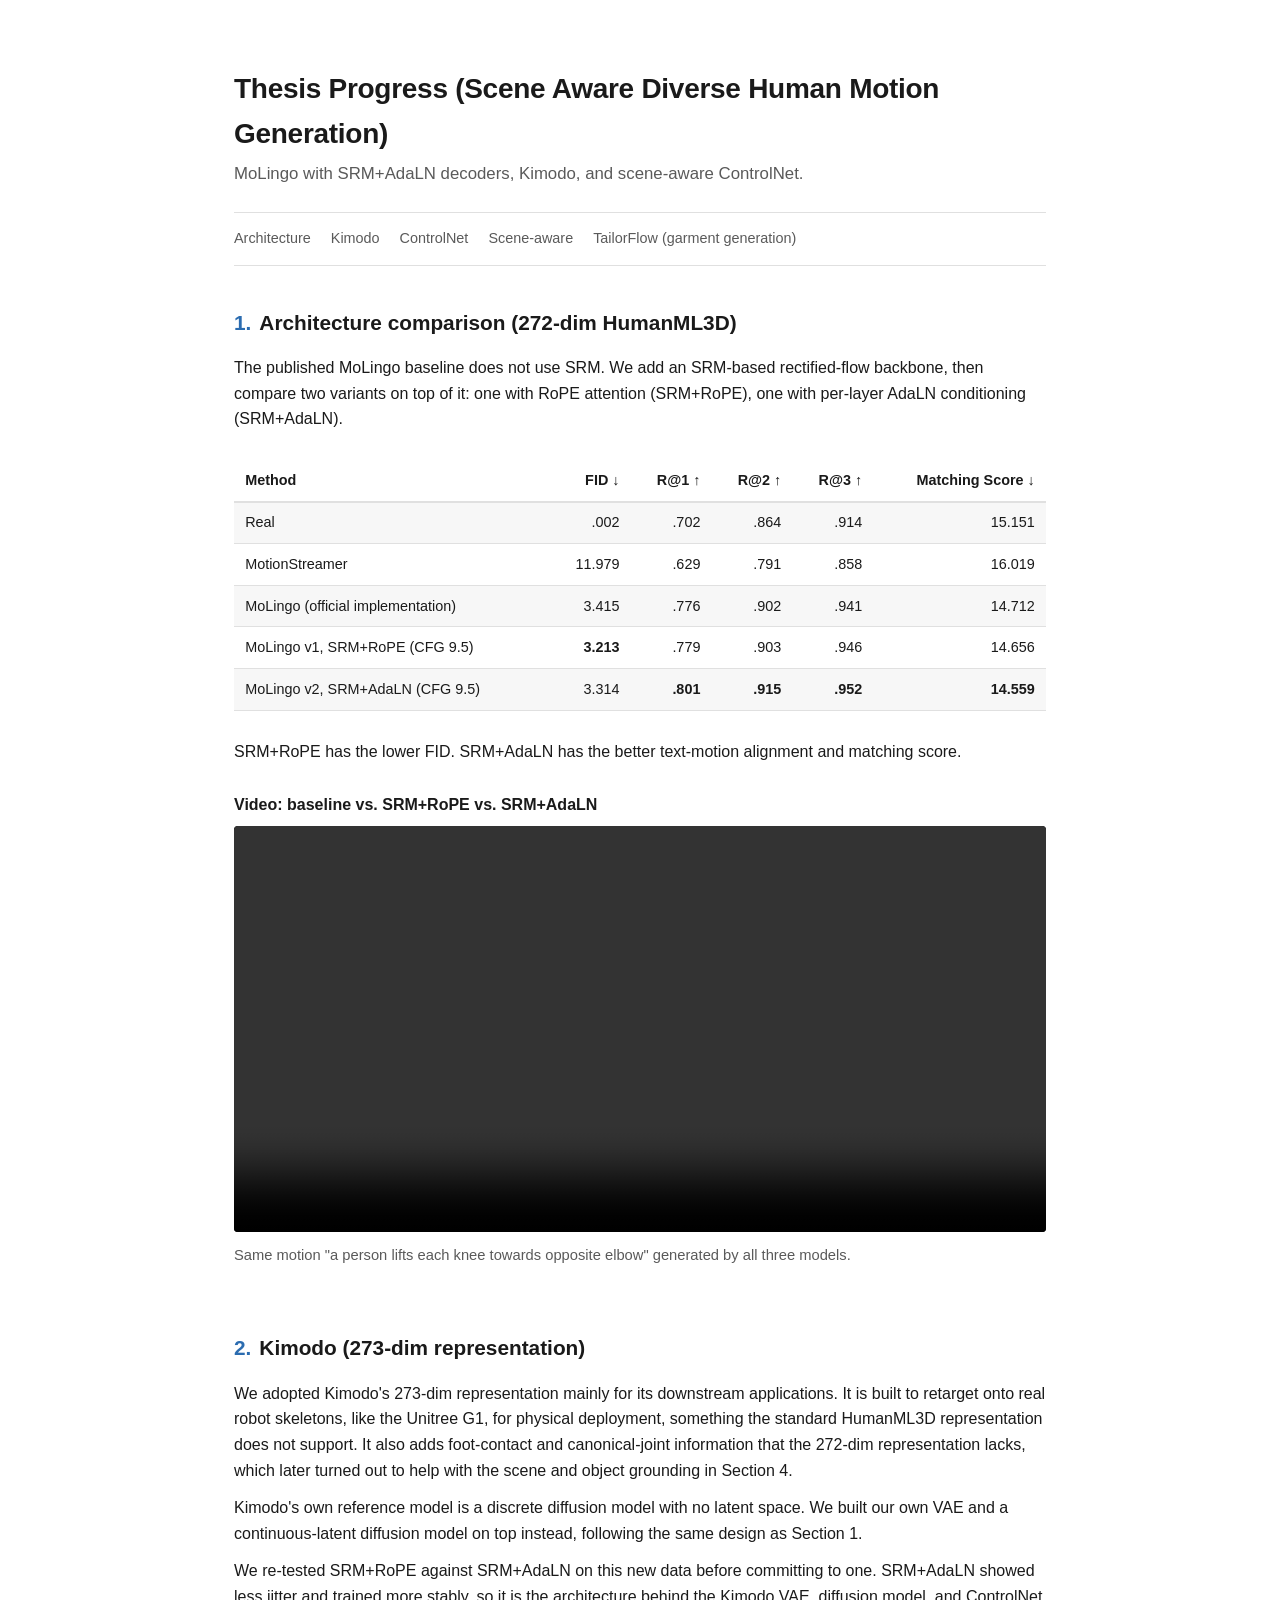
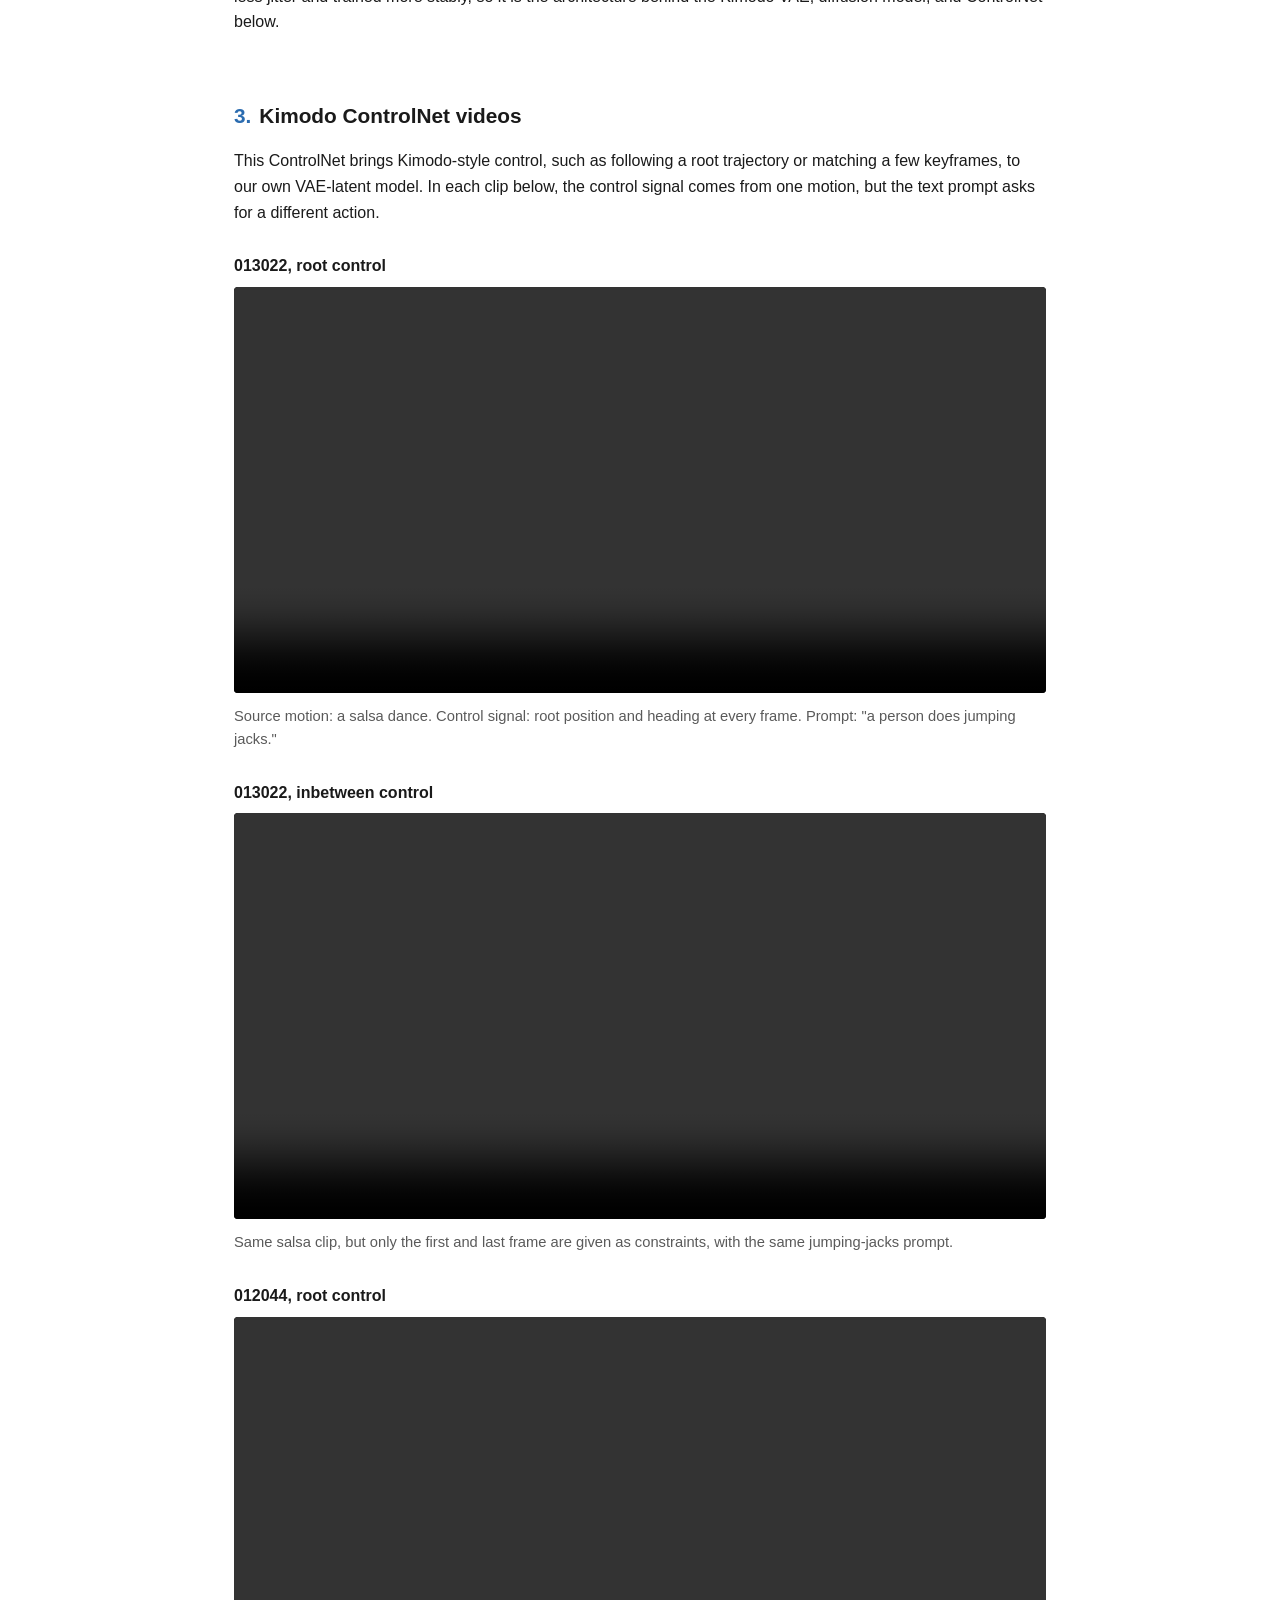
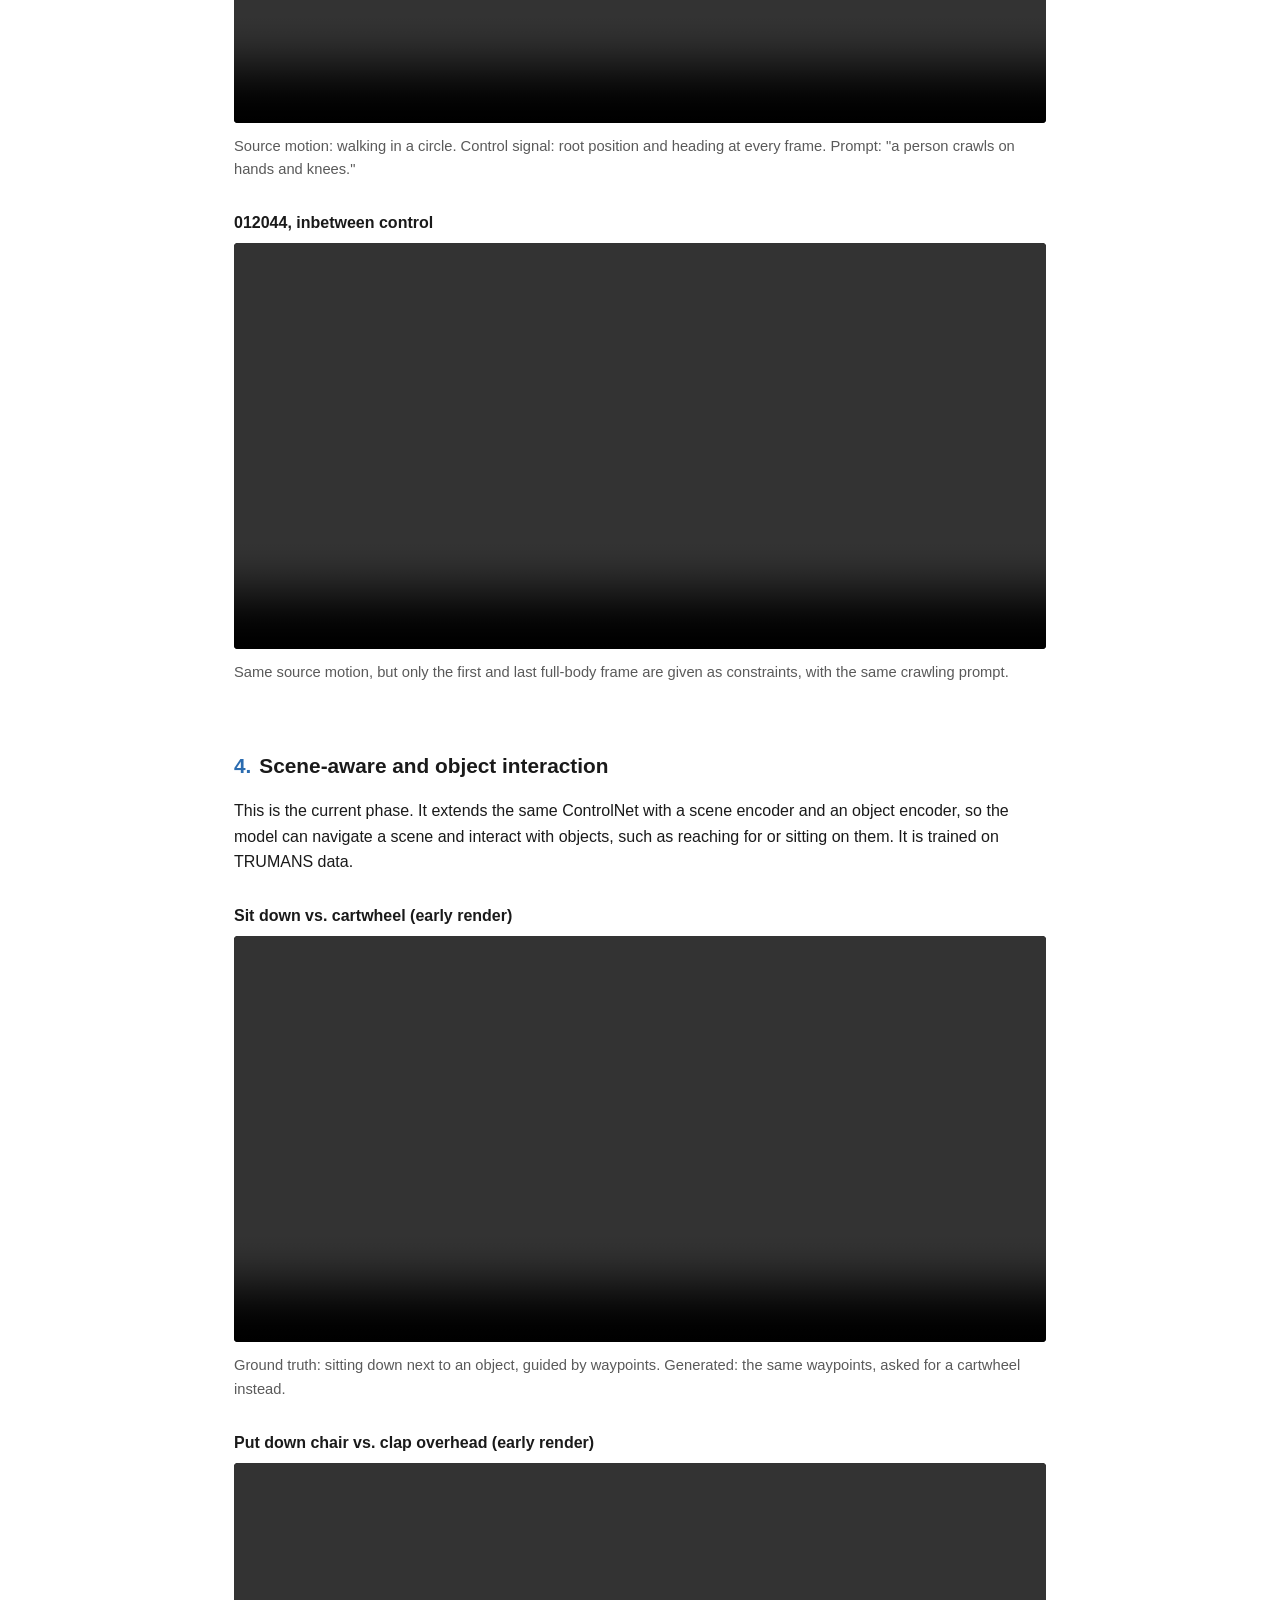
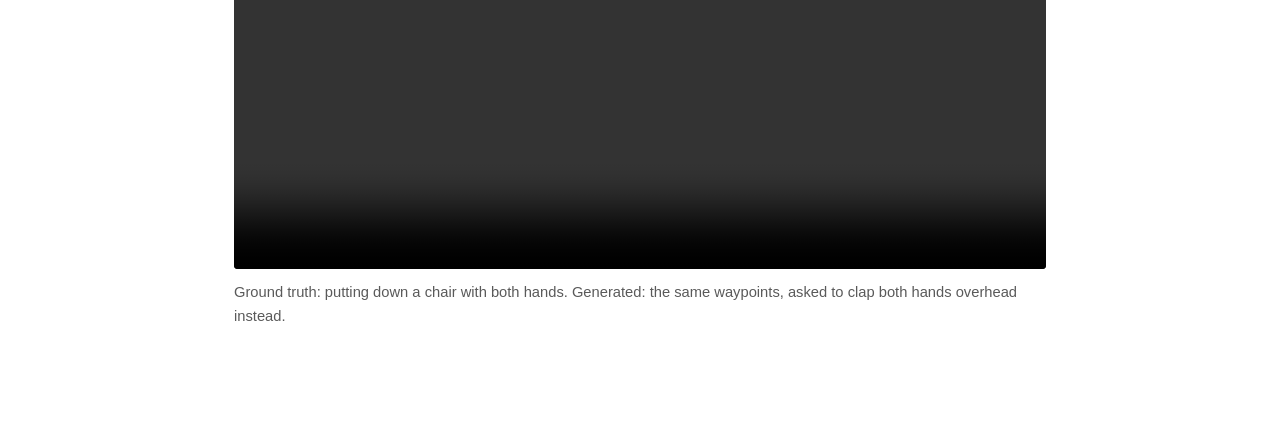
<file: index.html>
<!doctype html>
<html lang="en">

<head>
    <meta charset="utf-8">
    <meta name="viewport" content="width=device-width, initial-scale=1">
    <title>Thesis Progress (Scene Aware Diverse Human Motion Generation)</title>
    <link rel="stylesheet" href="style.css">
</head>

<body>

    <h1>Thesis Progress (Scene Aware Diverse Human Motion Generation)</h1>
    <p class="subtitle">MoLingo with SRM+AdaLN decoders, Kimodo, and scene-aware ControlNet.</p>

    <nav>
        <a href="#architecture">Architecture</a>
        <a href="#kimodo">Kimodo</a>
        <a href="#controlnet">ControlNet</a>
        <a href="#scene-aware">Scene-aware</a>
        <a href="tailorFlow/">TailorFlow (garment generation)</a>
    </nav>

    <section id="architecture">
        <h2><span class="num">1.</span>Architecture comparison (272-dim HumanML3D)</h2>
        <p>The published MoLingo baseline does not use SRM. We add an SRM-based rectified-flow backbone, then compare
            two variants on top of it: one with RoPE attention (SRM+RoPE), one with per-layer AdaLN conditioning
            (SRM+AdaLN).</p>

        <div class="table-wrap">
            <table>
                <tr>
                    <th>Method</th>
                    <th>FID ↓</th>
                    <th>R@1 ↑</th>
                    <th>R@2 ↑</th>
                    <th>R@3 ↑</th>
                    <th>Matching Score ↓</th>
                </tr>
                <tr>
                    <td>Real</td>
                    <td>.002</td>
                    <td>.702</td>
                    <td>.864</td>
                    <td>.914</td>
                    <td>15.151</td>
                </tr>
                <tr>
                    <td>MotionStreamer</td>
                    <td>11.979</td>
                    <td>.629</td>
                    <td>.791</td>
                    <td>.858</td>
                    <td>16.019</td>
                </tr>
                <tr>
                    <td>MoLingo (official implementation)</td>
                    <td>3.415</td>
                    <td>.776</td>
                    <td>.902</td>
                    <td>.941</td>
                    <td>14.712</td>
                </tr>
                <tr>
                    <td>MoLingo v1, SRM+RoPE (CFG 9.5)</td>
                    <td><strong>3.213</strong></td>
                    <td>.779</td>
                    <td>.903</td>
                    <td>.946</td>
                    <td>14.656</td>
                </tr>
                <tr>
                    <td>MoLingo v2, SRM+AdaLN (CFG 9.5)</td>
                    <td>3.314</td>
                    <td><strong>.801</strong></td>
                    <td><strong>.915</strong></td>
                    <td><strong>.952</strong></td>
                    <td><strong>14.559</strong></td>
                </tr>
            </table>
        </div>
        <p>SRM+RoPE has the lower FID. SRM+AdaLN has the better text-motion alignment and matching score. </p>

        <div class="video-block">
            <h3>Video: baseline vs. SRM+RoPE vs. SRM+AdaLN</h3>
            <video controls preload="metadata" src="videos/arch_comparison.mp4"></video>
            <p class="caption">Same motion "a person lifts each knee towards opposite elbow" generated by all three
                models.</p>
        </div>
    </section>

    <section id="kimodo">
        <h2><span class="num">2.</span>Kimodo (273-dim representation)</h2>
        <p>We adopted Kimodo's 273-dim representation mainly for its downstream applications. It is built to retarget
            onto real robot skeletons, like the Unitree G1, for physical deployment, something the standard HumanML3D
            representation does not support. It also adds foot-contact and canonical-joint information that the 272-dim
            representation lacks, which later turned out to help with the scene and object grounding in Section 4.</p>
        <p>Kimodo's own reference model is a discrete diffusion model with no latent space. We built our own VAE and a
            continuous-latent diffusion model on top instead, following the same design as Section 1.</p>
        <p>We re-tested SRM+RoPE against SRM+AdaLN on this new data before committing to one. SRM+AdaLN showed less
            jitter and trained more stably, so it is the architecture behind the Kimodo VAE, diffusion model, and
            ControlNet below.</p>
    </section>

    <section id="controlnet">
        <h2><span class="num">3.</span>Kimodo ControlNet videos</h2>
        <p>This ControlNet brings Kimodo-style control, such as following a root trajectory or matching a few keyframes,
            to our own VAE-latent model. In each clip below, the control signal comes from one motion, but the text
            prompt asks for a different action.</p>

        <div class="video-block">
            <h3>013022, root control</h3>
            <video controls preload="metadata" src="videos/controlnet_013022_root.mp4"></video>
            <p class="caption">Source motion: a salsa dance. Control signal: root position and heading at every frame.
                Prompt: "a person does jumping jacks."</p>
        </div>

        <div class="video-block">
            <h3>013022, inbetween control</h3>
            <video controls preload="metadata" src="videos/controlnet_013022_inbetween.mp4"></video>
            <p class="caption">Same salsa clip, but only the first and last frame are given as constraints, with the
                same jumping-jacks prompt.</p>
        </div>

        <div class="video-block">
            <h3>012044, root control</h3>
            <video controls preload="metadata" src="videos/controlnet_012044_root.mp4"></video>
            <p class="caption">Source motion: walking in a circle. Control signal: root position and heading at every
                frame. Prompt: "a person crawls on hands and knees."</p>
        </div>

        <div class="video-block">
            <h3>012044, inbetween control</h3>
            <video controls preload="metadata" src="videos/controlnet_012044_inbetween.mp4"></video>
            <p class="caption">Same source motion, but only the first and last full-body frame are given as constraints,
                with the same crawling prompt.</p>
        </div>
    </section>

    <section id="scene-aware">
        <h2><span class="num">4.</span>Scene-aware and object interaction</h2>
        <p>This is the current phase. It extends the same ControlNet with a scene encoder and an object encoder, so the
            model can navigate a scene and interact with objects, such as reaching for or sitting on them. It is trained
            on TRUMANS data.</p>

        <div class="video-block">
            <h3>Sit down vs. cartwheel (early render)</h3>
            <video controls preload="metadata" src="videos/scene_sit_vs_cartwheel.mp4"></video>
            <p class="caption">Ground truth: sitting down next to an object, guided by waypoints. Generated: the same
                waypoints, asked for a cartwheel instead.</p>
        </div>

        <div class="video-block">
            <h3>Put down chair vs. clap overhead (early render)</h3>
            <video controls preload="metadata" src="videos/scene_chair_vs_clap.mp4"></video>
            <p class="caption">Ground truth: putting down a chair with both hands. Generated: the same waypoints, asked
                to clap both hands overhead instead.</p>
        </div>
    </section>


</body>

</html>
</file>
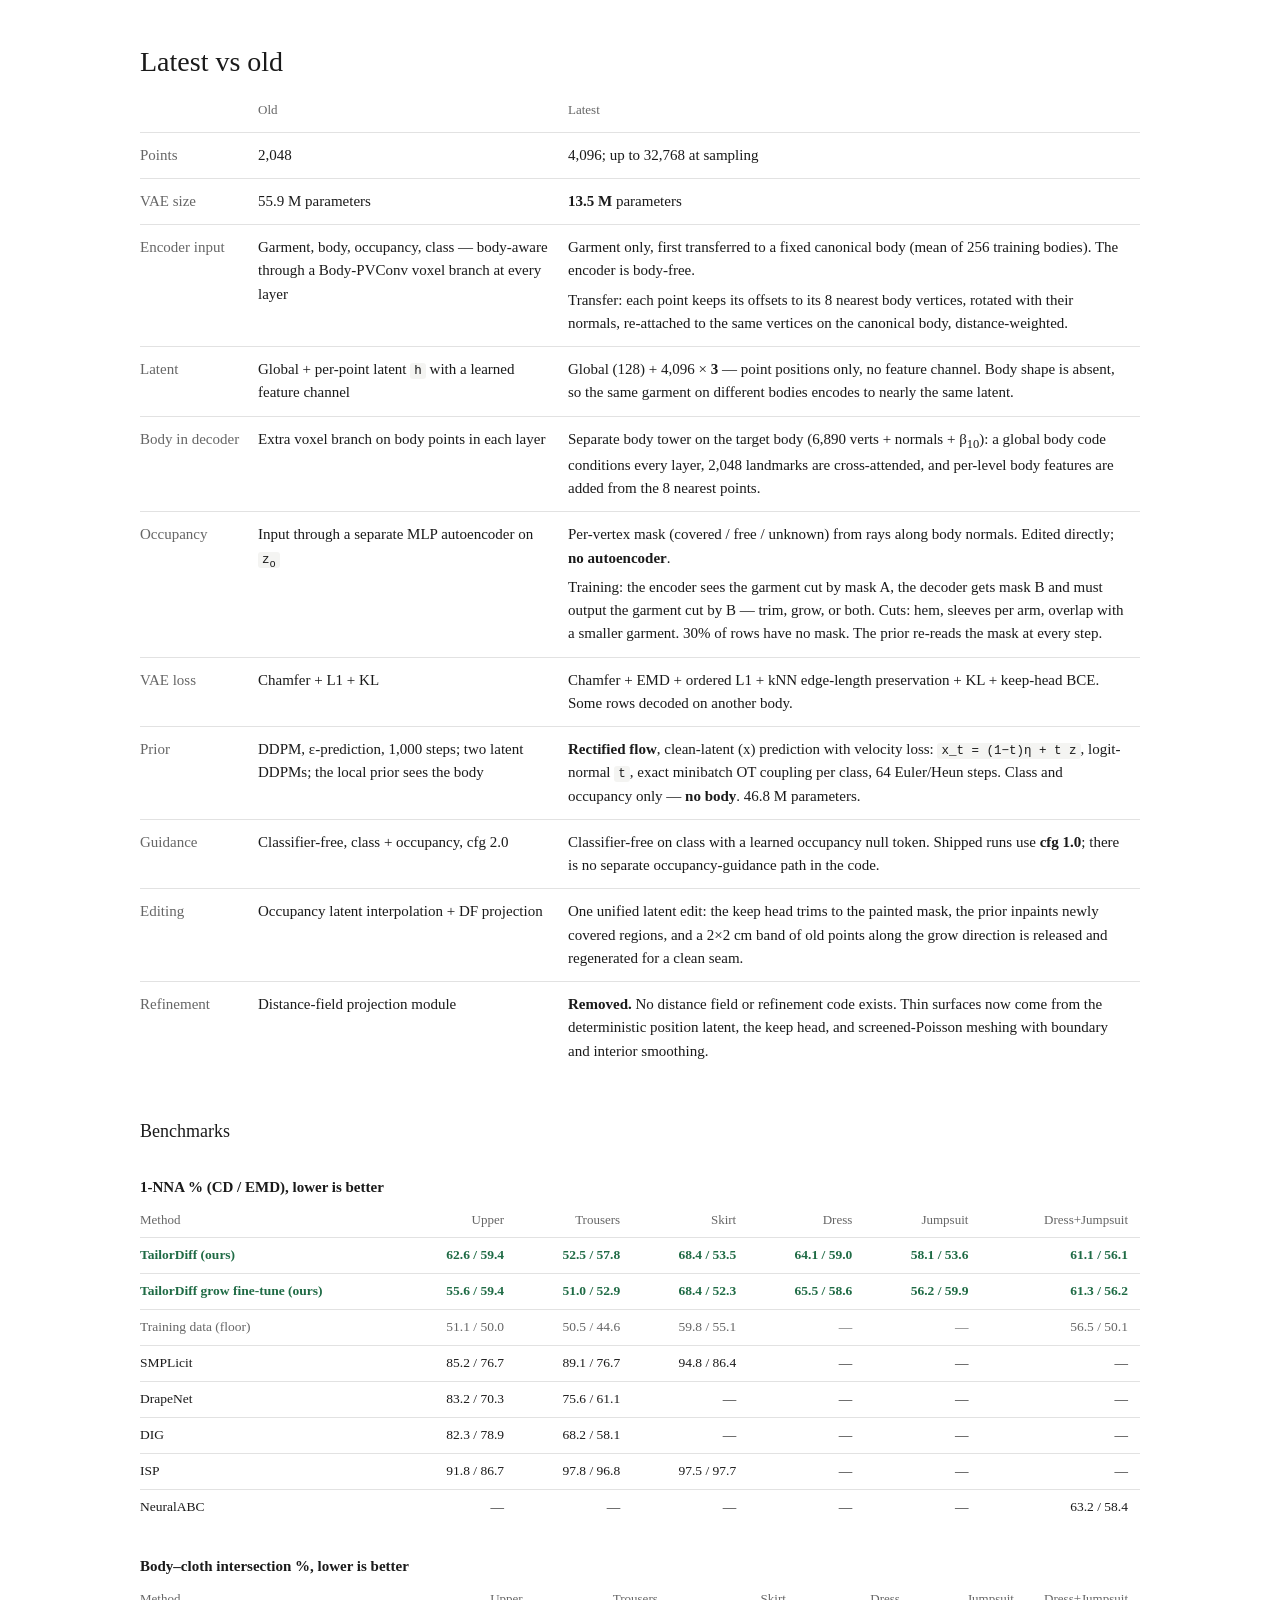
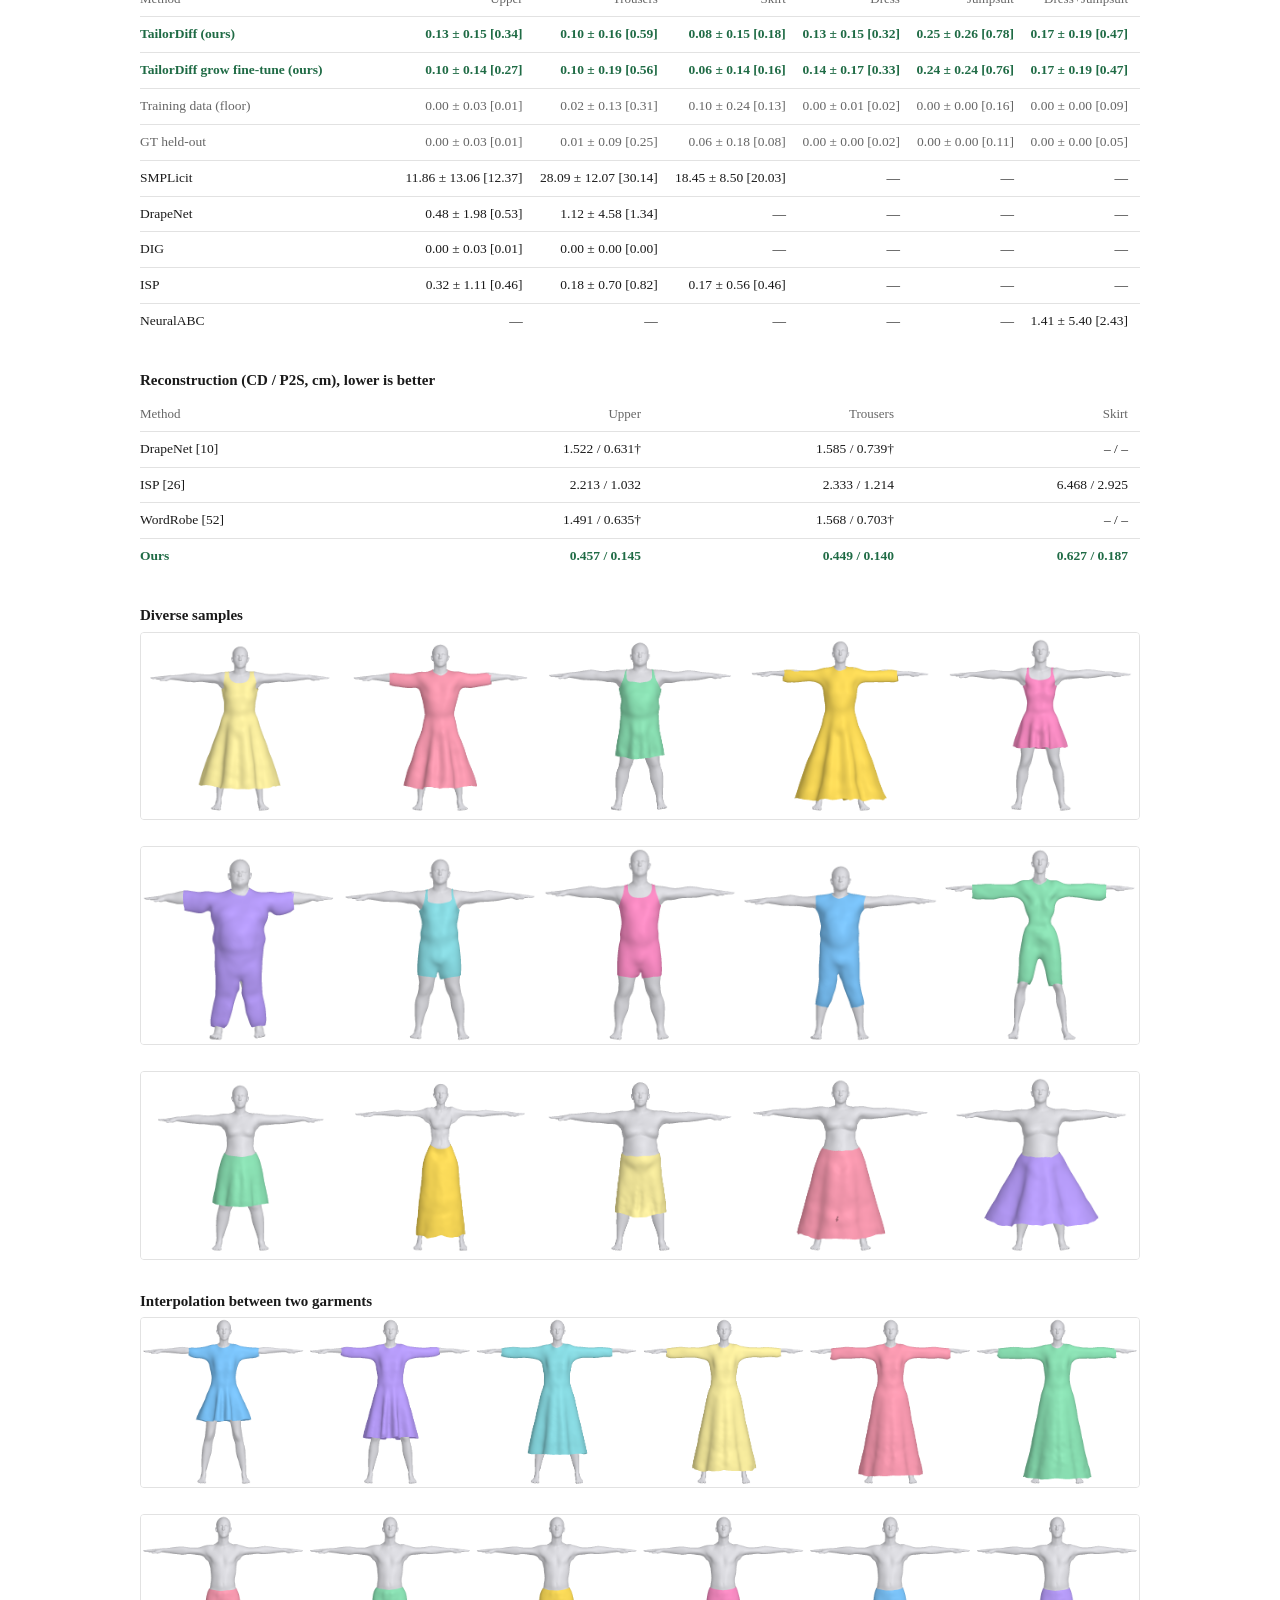
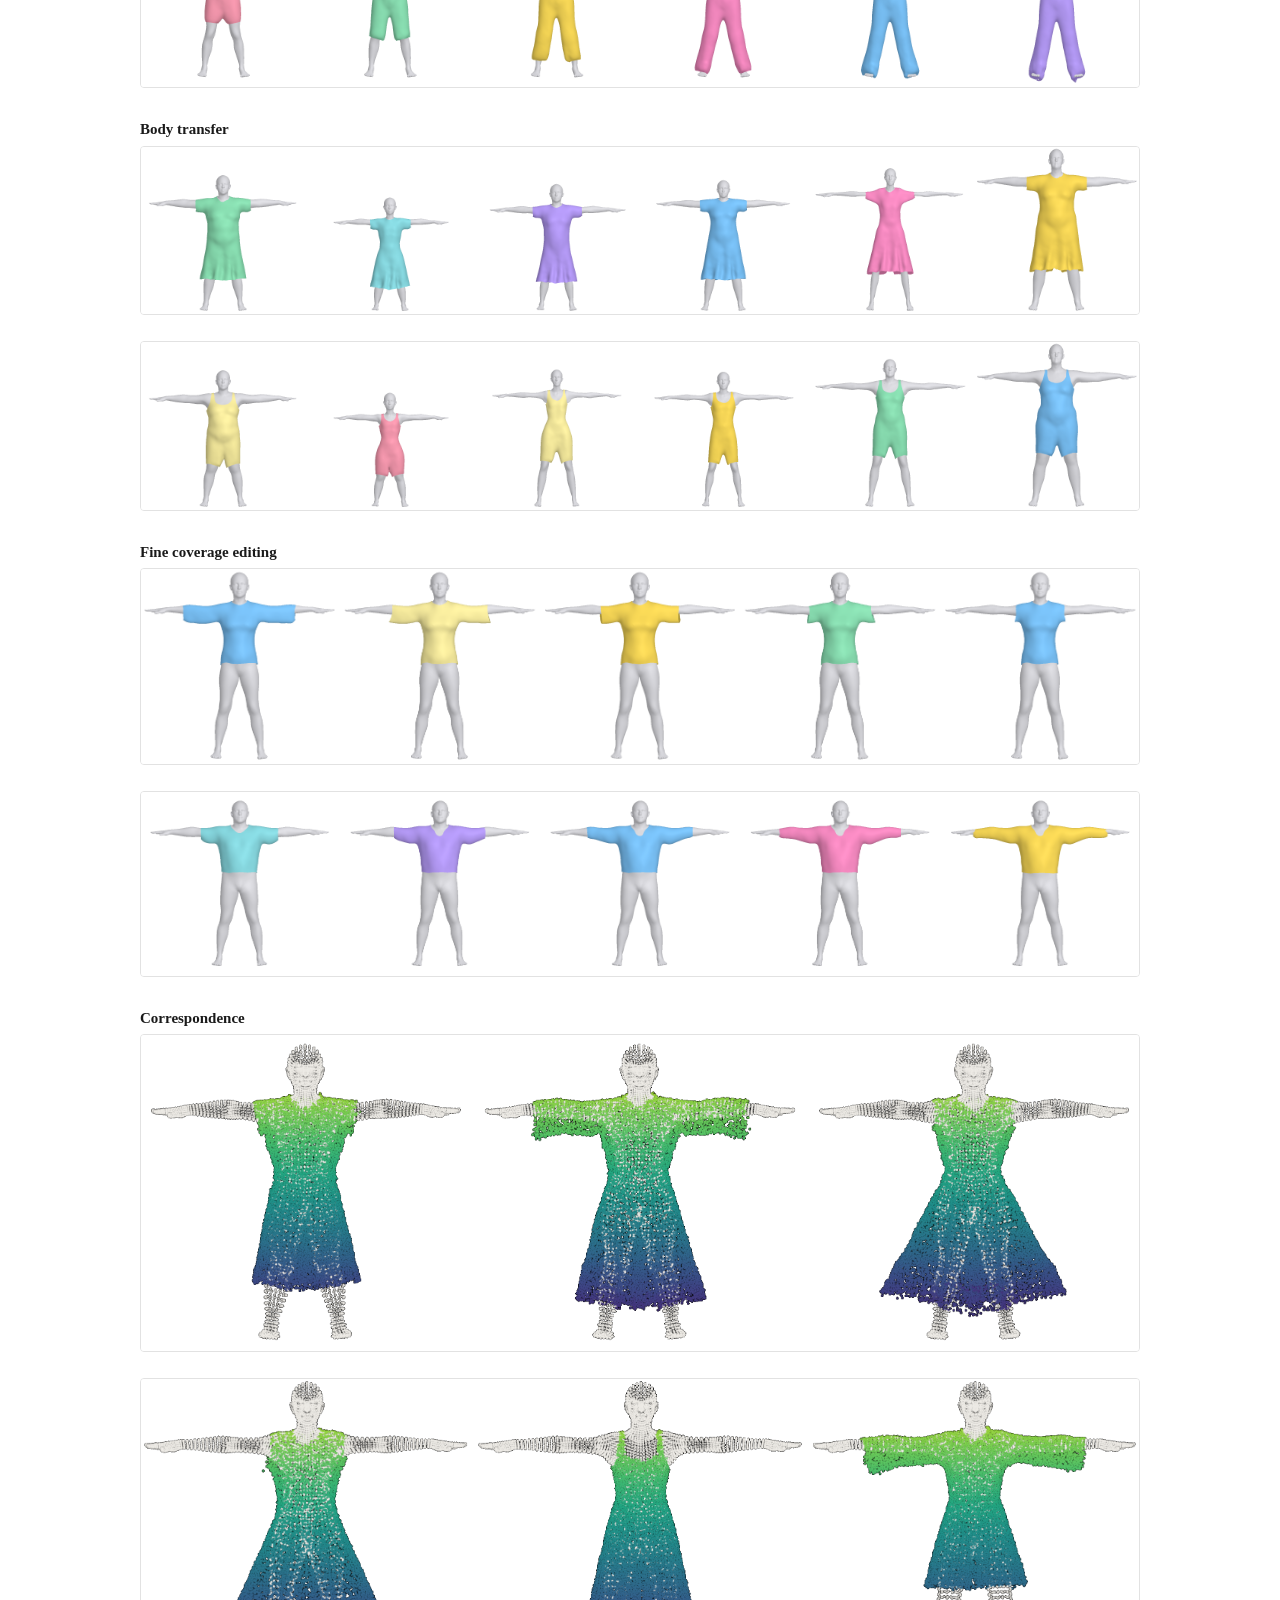
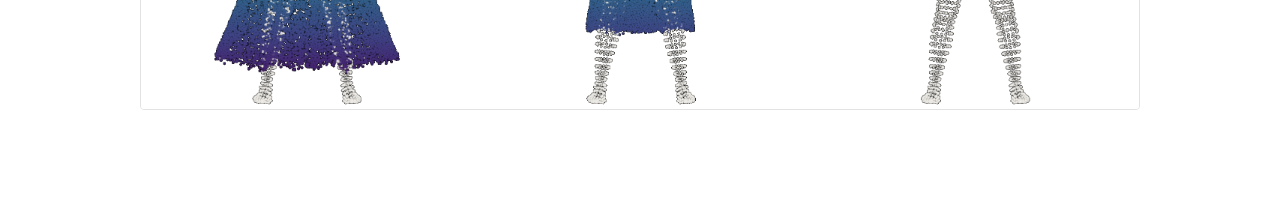
<file: tailorFlow/index.html>
<!doctype html>
<html lang="en">
<head>
<meta charset="utf-8">
<meta name="viewport" content="width=device-width, initial-scale=1">
<title>TailorFlow &mdash; latest vs old</title>
<style>
:root{--bg:#fff;--fg:#1a1a1a;--mute:#666;--line:#e2e2e2;--code:#f4f4f2;--accent:#2b5d8a;--win:#1f6b45}
@media (prefers-color-scheme: dark){:root:not([data-theme="light"]){--bg:#151515;--fg:#e8e8e8;--mute:#999;--line:#333;--code:#202020;--accent:#8ab8e0;--win:#79c99e}}
:root[data-theme="dark"]{--bg:#151515;--fg:#e8e8e8;--mute:#999;--line:#333;--code:#202020;--accent:#8ab8e0;--win:#79c99e}
*{box-sizing:border-box}
body{margin:0;background:var(--bg);color:var(--fg);font:15px/1.55 Georgia,"Times New Roman",serif;padding-inline:16px;padding-block:40px 64px}
main{max-width:1000px;margin:0 auto}
h1{font-size:28px;font-weight:normal;margin:0 0 6px}
h2{font-size:18px;font-weight:normal;margin:44px 0 10px}
h3{font-size:15px;font-weight:bold;margin:30px 0 4px}
p{margin:0 0 12px}
a{color:var(--accent)}
.mute{color:var(--mute)}
.scroll{overflow-x:auto}
table{border-collapse:collapse;width:100%;min-width:660px}
th,td{text-align:left;vertical-align:top;padding:11px 14px 11px 0;border-top:1px solid var(--line)}
th{font-weight:normal;color:var(--mute);font-size:13px;border-top:0}
.cmp td:first-child{width:118px;color:var(--mute)}
.cmp td:nth-child(2){width:31%}
.cmp td p{margin:0 0 6px}
.cmp td p:last-child{margin:0}
.num{min-width:720px;font-size:13.5px}
.num th,.num td{padding:7px 12px 7px 0;text-align:right;white-space:nowrap}
.num th:first-child,.num td:first-child{text-align:left;white-space:normal;width:26%}
.num th:nth-child(2),.num td:nth-child(2){text-align:right}
.num tbody tr:hover td{background:var(--code)}
.num .ours td{font-weight:bold;color:var(--win)}
.num .ref td{color:var(--mute)}
.best{text-decoration:underline;text-underline-offset:3px}
td code,p code,li code{font:12.5px/1.4 ui-monospace,SFMono-Regular,Menlo,Consolas,monospace;background:var(--code);padding:1px 4px;border-radius:3px}
ul{margin:0;padding-left:18px}
li{margin:0 0 4px}
.who{color:var(--mute);font-size:13px;margin:0 0 4px}
.who b{color:var(--fg);font-weight:normal}
.figrow{margin:0 0 26px}
.figrow figure{margin:0}
.figrow img{display:block;width:100%;height:auto;border:1px solid var(--line);border-radius:4px;background:#fff}
#figures p{max-width:78ch}
</style>
</head>
<body>
<main>
<h1>Latest vs old</h1>

<div class="scroll">
<table class="cmp">
<tr><th></th><th>Old</th><th>Latest</th></tr>

<tr><td>Points</td><td>2,048</td><td>4,096; up to 32,768 at sampling</td></tr>

<tr><td>VAE size</td><td>55.9 M parameters</td><td><b>13.5 M</b> parameters</td></tr>

<tr><td>Encoder input</td>
<td>Garment, body, occupancy, class &mdash; body-aware through a Body-PVConv voxel branch at every layer</td>
<td><p>Garment only, first transferred to a fixed canonical body (mean of 256 training bodies). The encoder is body-free.</p>
<p>Transfer: each point keeps its offsets to its 8 nearest body vertices, rotated with their normals, re-attached to the same vertices on the canonical body, distance-weighted.</p></td></tr>

<tr><td>Latent</td>
<td>Global + per-point latent <code>h</code> with a learned feature channel</td>
<td>Global (128) + 4,096 &times; <b>3</b> &mdash; point positions only, no feature channel. Body shape is absent, so the same garment on different bodies encodes to nearly the same latent.</td></tr>

<tr><td>Body in decoder</td>
<td>Extra voxel branch on body points in each layer</td>
<td>Separate body tower on the target body (6,890 verts + normals + &beta;<sub>10</sub>): a global body code conditions every layer, 2,048 landmarks are cross-attended, and per-level body features are added from the 8 nearest points.</td></tr>

<tr><td>Occupancy</td>
<td>Input through a separate MLP autoencoder on <code>z<sub>o</sub></code></td>
<td><p>Per-vertex mask (covered / free / unknown) from rays along body normals. Edited directly; <b>no autoencoder</b>.</p>
<p>Training: the encoder sees the garment cut by mask A, the decoder gets mask B and must output the garment cut by B &mdash; trim, grow, or both. Cuts: hem, sleeves per arm, overlap with a smaller garment. 30% of rows have no mask. The prior re-reads the mask at every step.</p></td></tr>

<tr><td>VAE loss</td>
<td>Chamfer + L1 + KL</td>
<td>Chamfer + EMD + ordered L1 + kNN edge-length preservation + KL + keep-head BCE. Some rows decoded on another body.</td></tr>

<tr><td>Prior</td>
<td>DDPM, &epsilon;-prediction, 1,000 steps; two latent DDPMs; the local prior sees the body</td>
<td><b>Rectified flow</b>, clean-latent (x) prediction with velocity loss: <code>x_t = (1&minus;t)&eta; + t z</code>, logit-normal <code>t</code>, exact minibatch OT coupling per class, 64 Euler/Heun steps. Class and occupancy only &mdash; <b>no body</b>. 46.8 M parameters.</td></tr>

<tr><td>Guidance</td><td>Classifier-free, class + occupancy, cfg 2.0</td><td>Classifier-free on class with a learned occupancy null token. Shipped runs use <b>cfg 1.0</b>; there is no separate occupancy-guidance path in the code.</td></tr>

<tr><td>Editing</td>
<td>Occupancy latent interpolation + DF projection</td>
<td>One unified latent edit: the keep head trims to the painted mask, the prior inpaints newly covered regions, and a 2&times;2 cm band of old points along the grow direction is released and regenerated for a clean seam.</td></tr>

<tr><td>Refinement</td><td>Distance-field projection module</td><td><b>Removed.</b> No distance field or refinement code exists. Thin surfaces now come from the deterministic position latent, the keep head, and screened-Poisson meshing with boundary and interior smoothing.</td></tr>
</table>
</div>

<h2 id="bench">Benchmarks</h2>

<h3>1-NNA % (CD / EMD), lower is better</h3>
<div class="scroll">
<table class="num">
<thead><tr><th>Method</th><th>Upper</th><th>Trousers</th><th>Skirt</th><th>Dress</th><th>Jumpsuit</th><th>Dress+Jumpsuit</th></tr></thead>
<tbody>
<tr class="ours"><td>TailorDiff (ours)</td><td>62.6 / 59.4</td><td>52.5 / 57.8</td><td>68.4 / 53.5</td><td>64.1 / 59.0</td><td>58.1 / 53.6</td><td>61.1 / 56.1</td></tr>
<tr class="ours"><td>TailorDiff grow fine-tune (ours)</td><td>55.6 / 59.4</td><td>51.0 / 52.9</td><td>68.4 / 52.3</td><td>65.5 / 58.6</td><td>56.2 / 59.9</td><td>61.3 / 56.2</td></tr>
<tr class="ref"><td>Training data (floor)</td><td>51.1 / 50.0</td><td>50.5 / 44.6</td><td>59.8 / 55.1</td><td>&mdash;</td><td>&mdash;</td><td>56.5 / 50.1</td></tr>
<tr><td>SMPLicit</td><td>85.2 / 76.7</td><td>89.1 / 76.7</td><td>94.8 / 86.4</td><td>&mdash;</td><td>&mdash;</td><td>&mdash;</td></tr>
<tr><td>DrapeNet</td><td>83.2 / 70.3</td><td>75.6 / 61.1</td><td>&mdash;</td><td>&mdash;</td><td>&mdash;</td><td>&mdash;</td></tr>
<tr><td>DIG</td><td>82.3 / 78.9</td><td>68.2 / 58.1</td><td>&mdash;</td><td>&mdash;</td><td>&mdash;</td><td>&mdash;</td></tr>
<tr><td>ISP</td><td>91.8 / 86.7</td><td>97.8 / 96.8</td><td>97.5 / 97.7</td><td>&mdash;</td><td>&mdash;</td><td>&mdash;</td></tr>
<tr><td>NeuralABC</td><td>&mdash;</td><td>&mdash;</td><td>&mdash;</td><td>&mdash;</td><td>&mdash;</td><td>63.2 / 58.4</td></tr>
</tbody>
</table>
</div>

<h3>Body&ndash;cloth intersection %, lower is better</h3>
<div class="scroll">
<table class="num">
<thead><tr><th>Method</th><th>Upper</th><th>Trousers</th><th>Skirt</th><th>Dress</th><th>Jumpsuit</th><th>Dress+Jumpsuit</th></tr></thead>
<tbody>
<tr class="ours"><td>TailorDiff (ours)</td><td>0.13 &plusmn; 0.15 [0.34]</td><td>0.10 &plusmn; 0.16 [0.59]</td><td>0.08 &plusmn; 0.15 [0.18]</td><td>0.13 &plusmn; 0.15 [0.32]</td><td>0.25 &plusmn; 0.26 [0.78]</td><td>0.17 &plusmn; 0.19 [0.47]</td></tr>
<tr class="ours"><td>TailorDiff grow fine-tune (ours)</td><td>0.10 &plusmn; 0.14 [0.27]</td><td>0.10 &plusmn; 0.19 [0.56]</td><td>0.06 &plusmn; 0.14 [0.16]</td><td>0.14 &plusmn; 0.17 [0.33]</td><td>0.24 &plusmn; 0.24 [0.76]</td><td>0.17 &plusmn; 0.19 [0.47]</td></tr>
<tr class="ref"><td>Training data (floor)</td><td>0.00 &plusmn; 0.03 [0.01]</td><td>0.02 &plusmn; 0.13 [0.31]</td><td>0.10 &plusmn; 0.24 [0.13]</td><td>0.00 &plusmn; 0.01 [0.02]</td><td>0.00 &plusmn; 0.00 [0.16]</td><td>0.00 &plusmn; 0.00 [0.09]</td></tr>
<tr class="ref"><td>GT held-out</td><td>0.00 &plusmn; 0.03 [0.01]</td><td>0.01 &plusmn; 0.09 [0.25]</td><td>0.06 &plusmn; 0.18 [0.08]</td><td>0.00 &plusmn; 0.00 [0.02]</td><td>0.00 &plusmn; 0.00 [0.11]</td><td>0.00 &plusmn; 0.00 [0.05]</td></tr>
<tr><td>SMPLicit</td><td>11.86 &plusmn; 13.06 [12.37]</td><td>28.09 &plusmn; 12.07 [30.14]</td><td>18.45 &plusmn; 8.50 [20.03]</td><td>&mdash;</td><td>&mdash;</td><td>&mdash;</td></tr>
<tr><td>DrapeNet</td><td>0.48 &plusmn; 1.98 [0.53]</td><td>1.12 &plusmn; 4.58 [1.34]</td><td>&mdash;</td><td>&mdash;</td><td>&mdash;</td><td>&mdash;</td></tr>
<tr><td>DIG</td><td>0.00 &plusmn; 0.03 [0.01]</td><td>0.00 &plusmn; 0.00 [0.00]</td><td>&mdash;</td><td>&mdash;</td><td>&mdash;</td><td>&mdash;</td></tr>
<tr><td>ISP</td><td>0.32 &plusmn; 1.11 [0.46]</td><td>0.18 &plusmn; 0.70 [0.82]</td><td>0.17 &plusmn; 0.56 [0.46]</td><td>&mdash;</td><td>&mdash;</td><td>&mdash;</td></tr>
<tr><td>NeuralABC</td><td>&mdash;</td><td>&mdash;</td><td>&mdash;</td><td>&mdash;</td><td>&mdash;</td><td>1.41 &plusmn; 5.40 [2.43]</td></tr>
</tbody>
</table>
</div>

<h3>Reconstruction (CD / P2S, cm), lower is better</h3>
<div class="scroll">
<table class="num">
<thead><tr><th>Method</th><th>Upper</th><th>Trousers</th><th>Skirt</th></tr></thead>
<tbody>
<tr><td>DrapeNet [10]</td><td>1.522 / 0.631&dagger;</td><td>1.585 / 0.739&dagger;</td><td>&ndash; / &ndash;</td></tr>
<tr><td>ISP [26]</td><td>2.213 / 1.032</td><td>2.333 / 1.214</td><td>6.468 / 2.925</td></tr>
<tr><td>WordRobe [52]</td><td>1.491 / 0.635&dagger;</td><td>1.568 / 0.703&dagger;</td><td>&ndash; / &ndash;</td></tr>
<tr class="ours"><td>Ours</td><td>0.457 / 0.145</td><td>0.449 / 0.140</td><td>0.627 / 0.187</td></tr>
</tbody>
</table>
</div>


<h3>Diverse samples</h3>
<div class="figrow">
<figure><img src="figs/dress_male_L1_mesh.png" alt="Five sampled dresses on five male bodies"></figure>
</div>
<div class="figrow">
<figure><img src="figs/jumpsuit_male_L1_mesh.png" alt="Five sampled jumpsuits on five male bodies"></figure>
</div>
<div class="figrow">
<figure><img src="figs/skirt_female_L3_mesh.png" alt="Five sampled skirts on five female bodies"></figure>
</div>

<h3>Interpolation between two garments</h3>
<div class="figrow">
<figure><img src="figs/grid_slerp_dress_A_mesh.png" alt="Six-frame interpolation between two dresses"></figure>
</div>
<div class="figrow">
<figure><img src="figs/grid_slerp_trousers_A_mesh.png" alt="Six-frame interpolation between two pairs of trousers"></figure>
</div>

<h3>Body transfer</h3>
<div class="figrow">
<figure><img src="figs/dress_female_mono_strong_mesh.png" alt="One dress decoded on five bodies of increasing height and build"></figure>
</div>
<div class="figrow">
<figure><img src="figs/jumpsuit_female_mono_strong_mesh.png" alt="One jumpsuit decoded on five bodies of increasing height and build"></figure>
</div>

<h3>Fine coverage editing</h3>
<div class="figrow">
<figure><img src="figs/upper_sleeve-trim_mesh.png" alt="Four progressive sleeve-trim steps on an upper garment"></figure>
</div>
<div class="figrow">
<figure><img src="figs/occ_upper_grow_s_male_b3_mesh.png" alt="Sleeve grow on a male body: base sample then four inpaint steps"></figure>
</div>

<h3>Correspondence</h3>
<div class="figrow">
<figure><img src="figs/corr_dress_b0.png" alt="Point correspondence on a dress, first body"></figure>
</div>
<div class="figrow">
<figure><img src="figs/corr_dress_b1.png" alt="Point correspondence on a dress, second body"></figure>
</div>

</main>
</body>
</html>
</file>
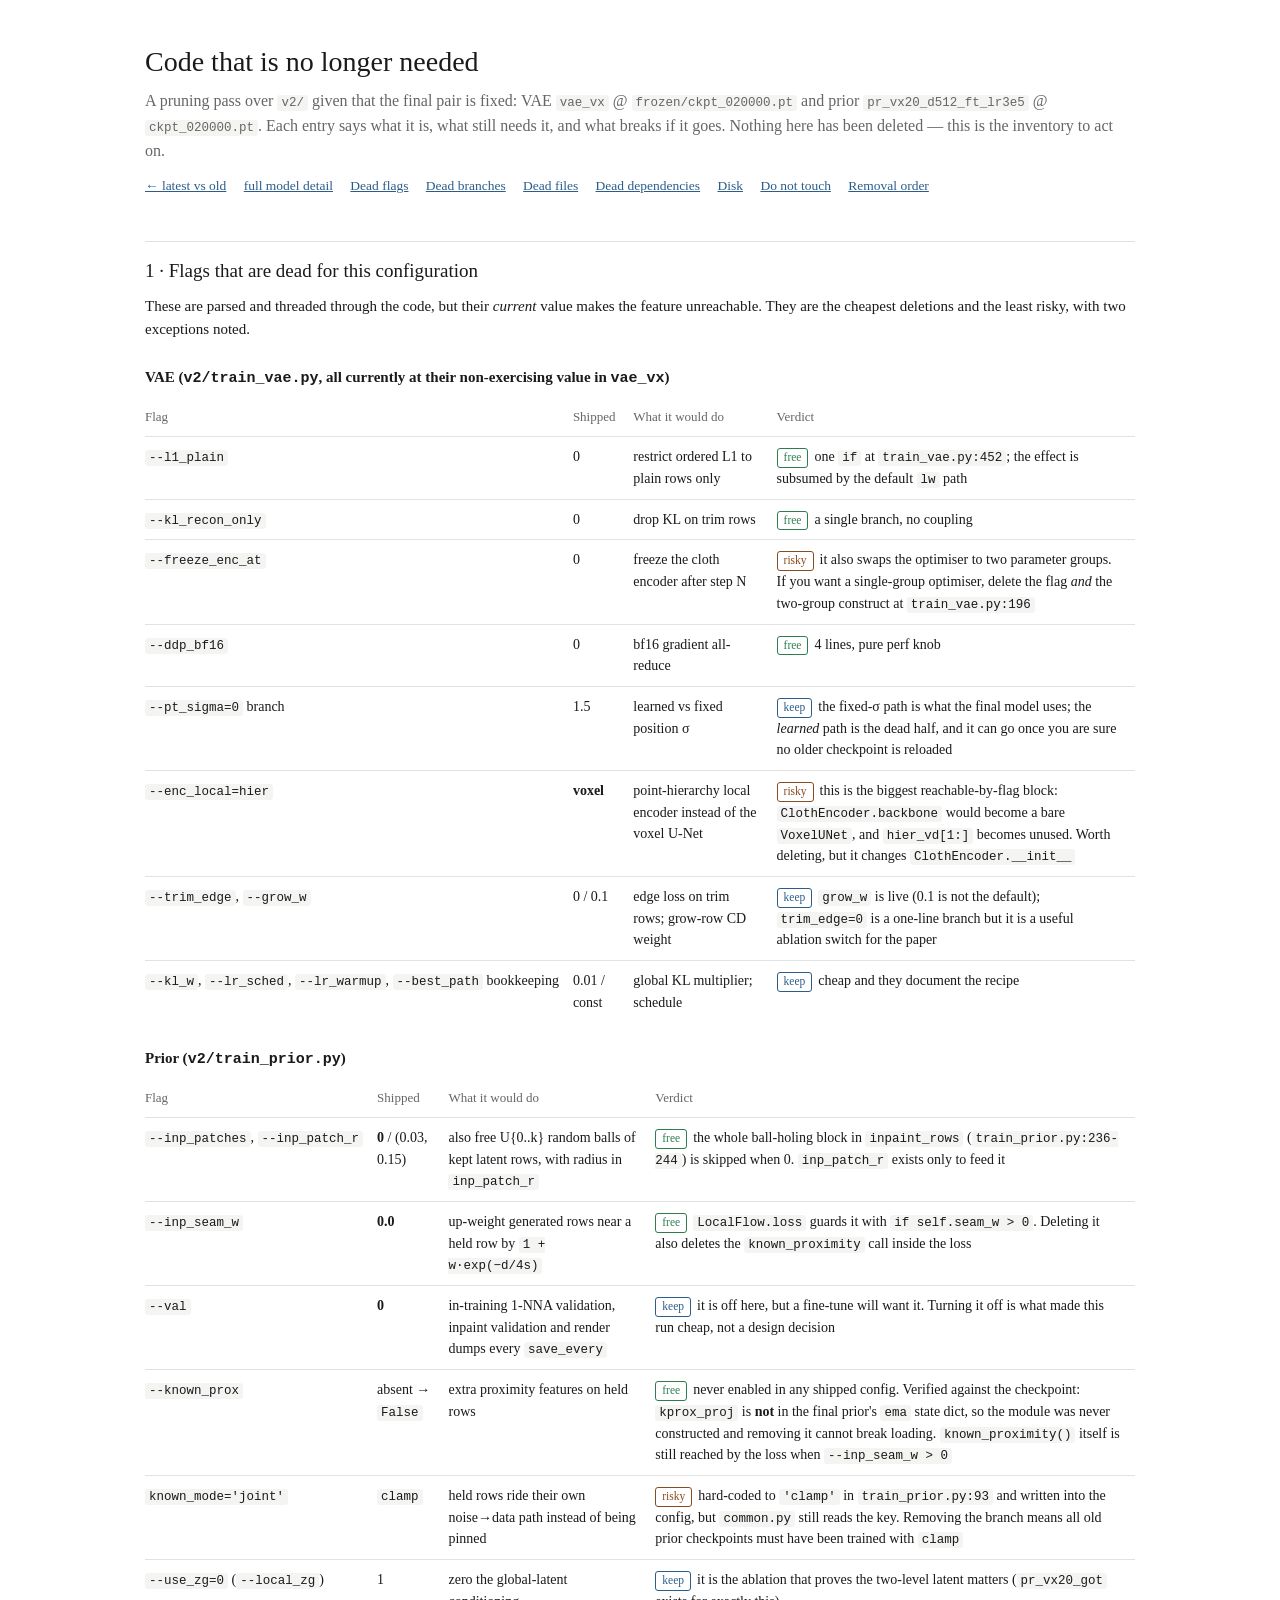
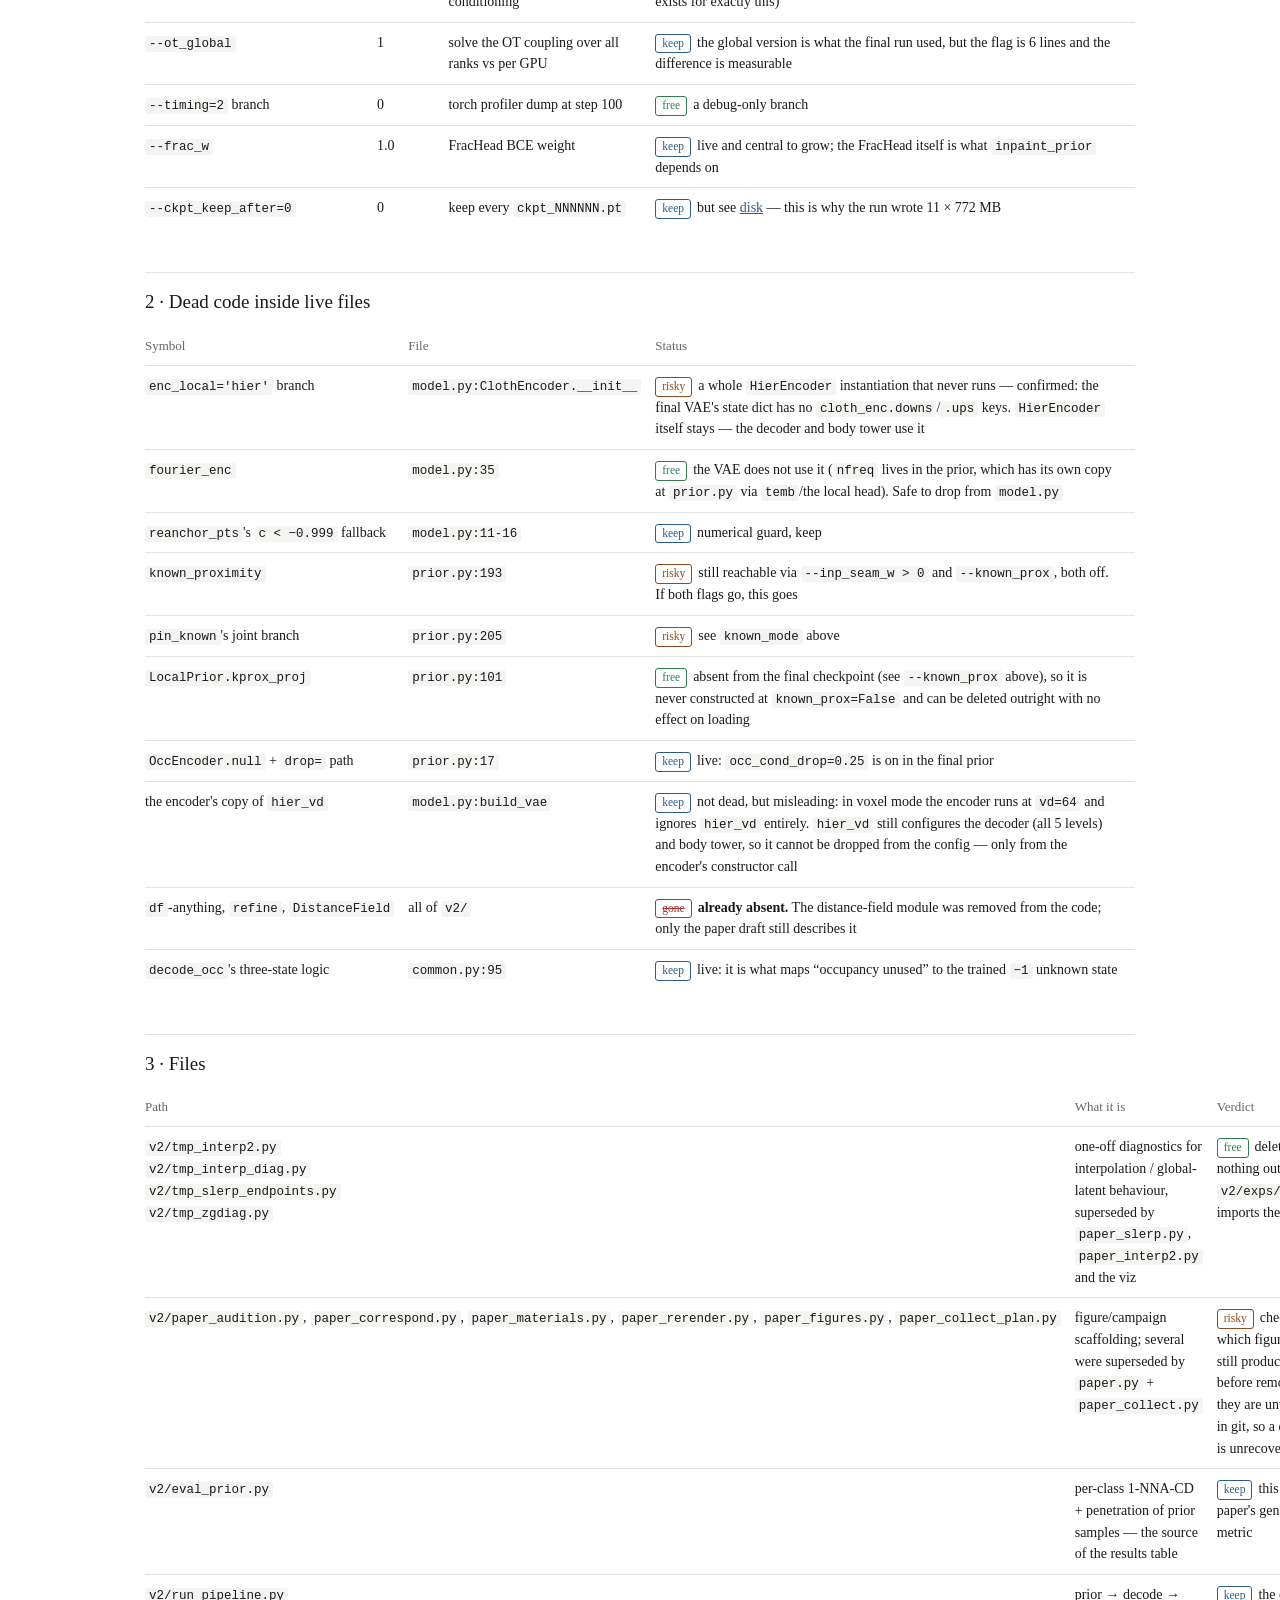
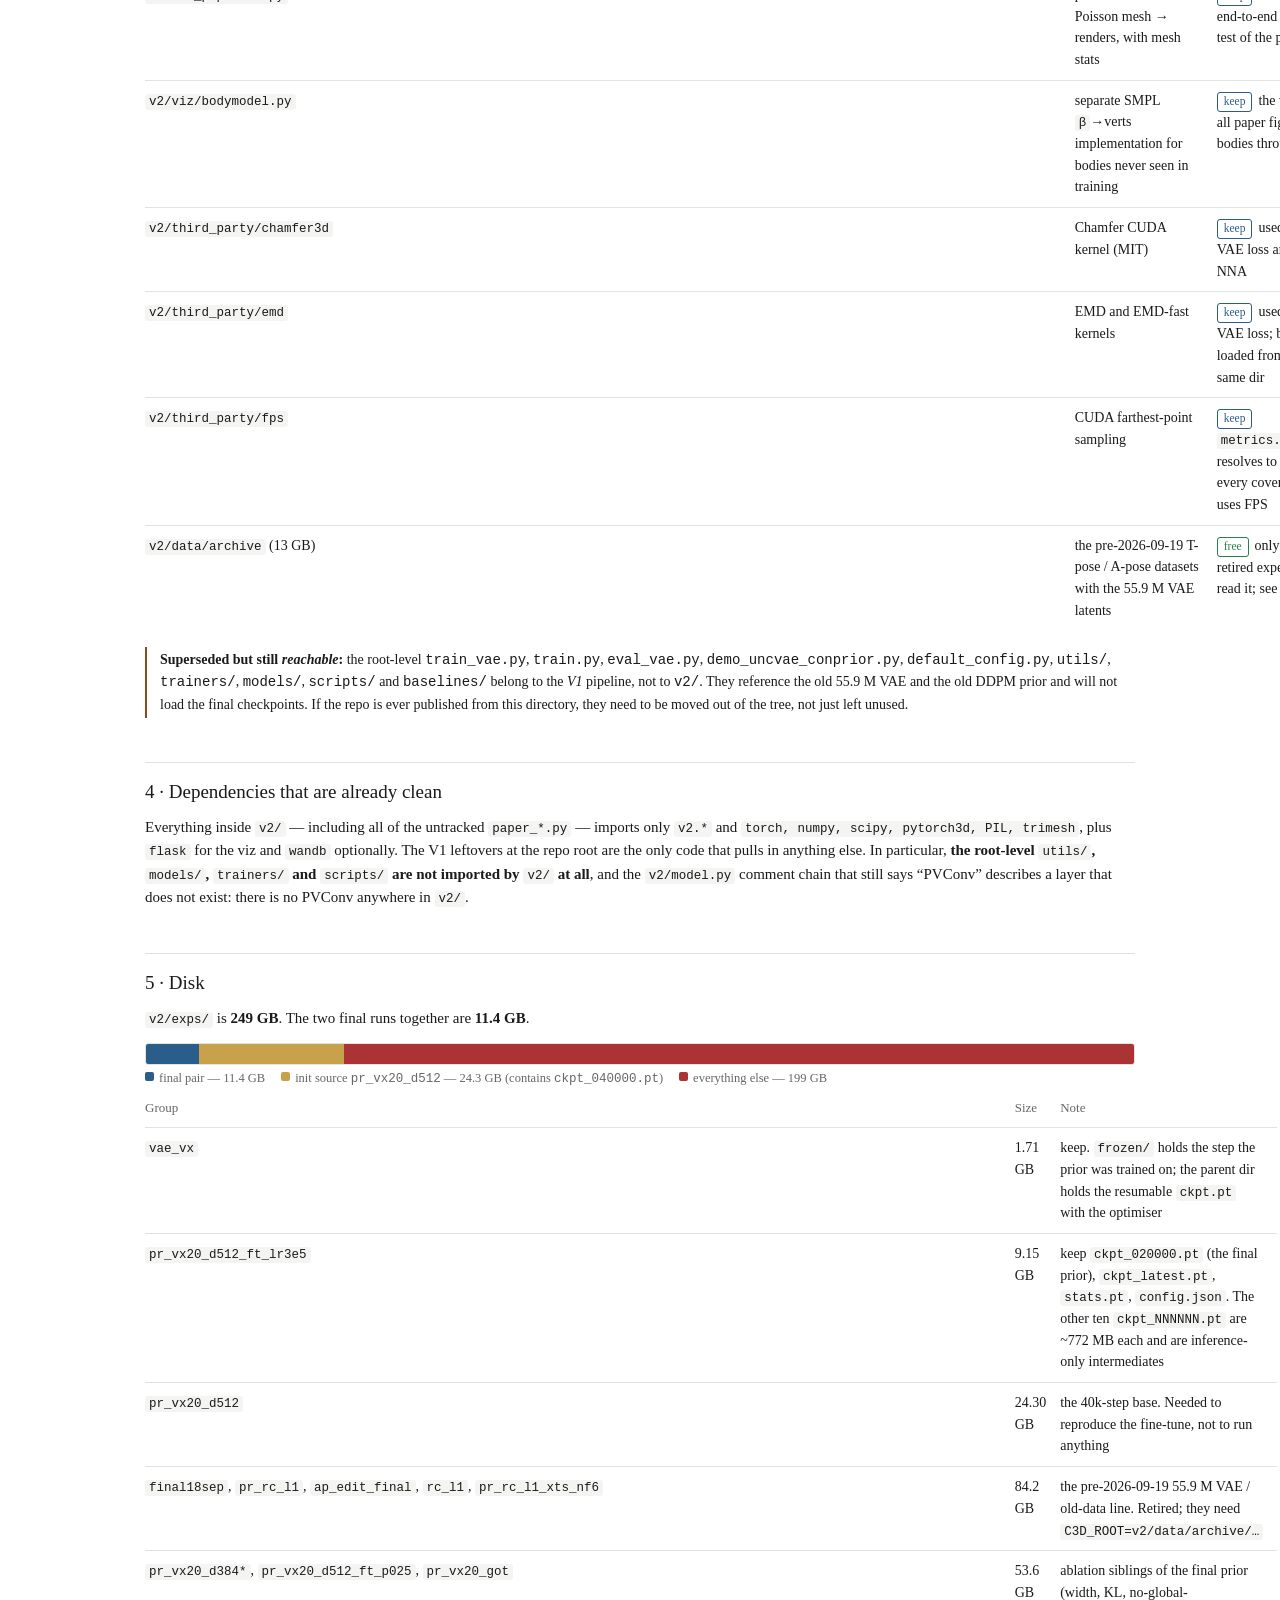
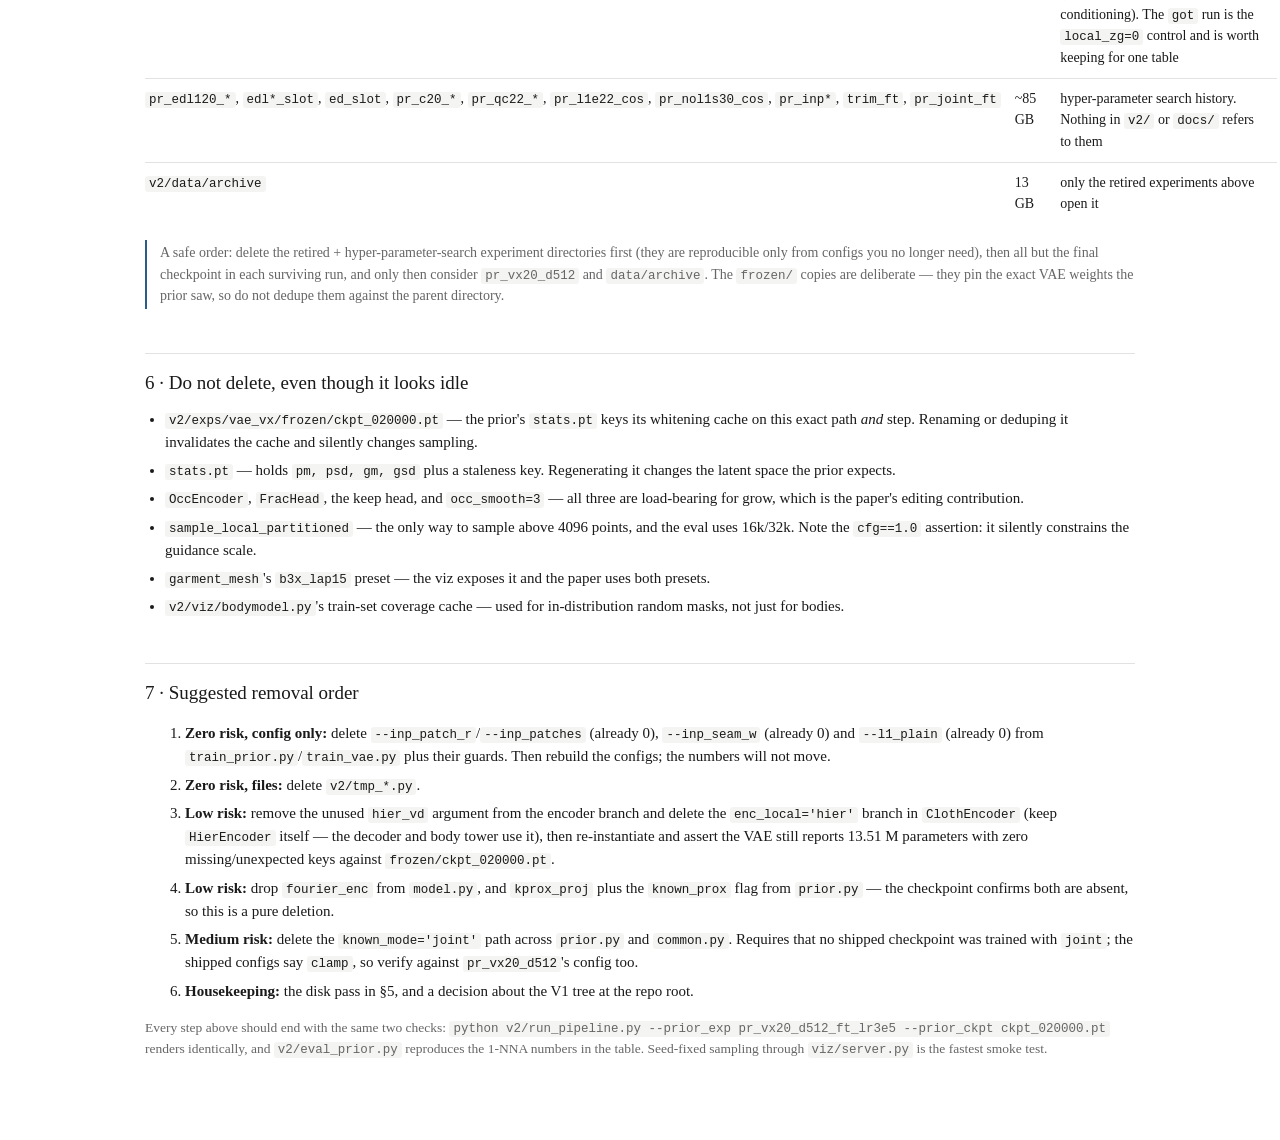
<file: tailorFlow/dead_code.html>
<!doctype html>
<html lang="en">
<head>
<meta charset="utf-8">
<meta name="viewport" content="width=device-width, initial-scale=1">
<title>Code that is no longer needed &mdash; final VAE + prior</title>
<style>
:root{--bg:#fff;--fg:#1a1a1a;--mute:#666;--line:#e2e2e2;--code:#f4f4f2;--accent:#2b5d8a;--warn:#8a4b1f;--del:#a33}
@media (prefers-color-scheme: dark){:root:not([data-theme="light"]){--bg:#151515;--fg:#e8e8e8;--mute:#999;--line:#333;--code:#202020;--accent:#8ab8e0;--warn:#d9a06a;--del:#e08a8a}}
:root[data-theme="dark"]{--bg:#151515;--fg:#e8e8e8;--mute:#999;--line:#333;--code:#202020;--accent:#8ab8e0;--warn:#d9a06a;--del:#e08a8a}
*{box-sizing:border-box}
body{margin:0;background:var(--bg);color:var(--fg);font:15px/1.55 Georgia,"Times New Roman",serif;padding-inline:16px;padding-block:40px 72px}
main{max-width:990px;margin:0 auto}
h1{font-size:28px;font-weight:normal;margin:0 0 6px}
h2{font-size:19px;font-weight:normal;margin:44px 0 10px;padding-top:14px;border-top:1px solid var(--line)}
h3{font-size:15px;font-weight:bold;margin:24px 0 8px}
p{margin:0 0 12px}
a{color:var(--accent)}
.mute{color:var(--mute)}
.lead{font-size:16px;color:var(--mute)}
.scroll{overflow-x:auto}
table{border-collapse:collapse;width:100%;min-width:700px;font-size:14px}
th,td{text-align:left;vertical-align:top;padding:9px 14px 9px 0;border-top:1px solid var(--line)}
th{font-weight:normal;color:var(--mute);font-size:13px;border-top:0;white-space:nowrap}
td code,p code,li code{font:12.5px/1.4 ui-monospace,SFMono-Regular,Menlo,Consolas,monospace;background:var(--code);padding:1px 4px;border-radius:3px}
td:first-child{white-space:nowrap}
ul{margin:0 0 12px;padding-left:20px}
li{margin:0 0 5px}
.tag{display:inline-block;font-size:11.5px;border-radius:3px;padding:0 6px;margin-right:6px;border:1px solid var(--line);color:var(--mute);white-space:nowrap}
.tag.free{color:#2e7d4f;border-color:#2e7d4f}
.tag.keep{color:#2b5d8a;border-color:#2b5d8a}
.tag.risky{color:var(--warn);border-color:var(--warn)}
.tag.gone{color:var(--del);border-color:var(--del);text-decoration:line-through}
.note{border-left:2px solid var(--accent);padding:2px 0 2px 13px;margin:16px 0;color:var(--mute);font-size:14px}
.warn{border-left:2px solid var(--warn);padding:2px 0 2px 13px;margin:16px 0;font-size:14px}
nav{font-size:13.5px;color:var(--mute);margin:0 0 26px}
nav a{margin-right:14px}
.bar{display:flex;height:22px;border-radius:3px;overflow:hidden;border:1px solid var(--line);margin:6px 0 4px}
.bar i{display:block}
.legend{font-size:12.5px;color:var(--mute);display:flex;gap:16px;flex-wrap:wrap}
.dot{display:inline-block;width:9px;height:9px;border-radius:2px;margin-right:5px;vertical-align:1px}
</style>
</head>
<body>
<main>

<h1>Code that is no longer needed</h1>
<p class="lead">A pruning pass over <code>v2/</code> given that the final pair is fixed:
VAE <code>vae_vx</code> @ <code>frozen/ckpt_020000.pt</code> and prior
<code>pr_vx20_d512_ft_lr3e5</code> @ <code>ckpt_020000.pt</code>. Each entry says what it is, what still needs it, and what
breaks if it goes. Nothing here has been deleted &mdash; this is the inventory to act on.</p>

<nav>
<a href="index.html">&larr; latest vs old</a>
<a href="model.html">full model detail</a>
<a href="#flags">Dead flags</a>
<a href="#branches">Dead branches</a>
<a href="#files">Dead files</a>
<a href="#deps">Dead dependencies</a>
<a href="#artifacts">Disk</a>
<a href="#keep">Do not touch</a>
<a href="#order">Removal order</a>
</nav>

<h2 id="flags">1 &middot; Flags that are dead for this configuration</h2>
<p>These are parsed and threaded through the code, but their <em>current</em> value makes the feature unreachable. They are
the cheapest deletions and the least risky, with two exceptions noted.</p>

<h3>VAE (<code>v2/train_vae.py</code>, all currently at their non-exercising value in <code>vae_vx</code>)</h3>
<table>
<tr><th>Flag</th><th>Shipped</th><th>What it would do</th><th>Verdict</th></tr>
<tr><td><code>--l1_plain</code></td><td>0</td><td>restrict ordered L1 to plain rows only</td><td><span class="tag free">free</span>one <code>if</code> at <code>train_vae.py:452</code>; the effect is subsumed by the default <code>lw</code> path</td></tr>
<tr><td><code>--kl_recon_only</code></td><td>0</td><td>drop KL on trim rows</td><td><span class="tag free">free</span>a single branch, no coupling</td></tr>
<tr><td><code>--freeze_enc_at</code></td><td>0</td><td>freeze the cloth encoder after step N</td><td><span class="tag risky">risky</span>it also swaps the optimiser to two parameter groups. If you want a single-group optimiser, delete the flag <em>and</em> the two-group construct at <code>train_vae.py:196</code></td></tr>
<tr><td><code>--ddp_bf16</code></td><td>0</td><td>bf16 gradient all-reduce</td><td><span class="tag free">free</span>4 lines, pure perf knob</td></tr>
<tr><td><code>--pt_sigma=0</code> branch</td><td>1.5</td><td>learned vs fixed position &sigma;</td><td><span class="tag keep">keep</span>the fixed-&sigma; path is what the final model uses; the <em>learned</em> path is the dead half, and it can go once you are sure no older checkpoint is reloaded</td></tr>
<tr><td><code>--enc_local=hier</code></td><td><b>voxel</b></td><td>point-hierarchy local encoder instead of the voxel U-Net</td><td><span class="tag risky">risky</span>this is the biggest reachable-by-flag block: <code>ClothEncoder.backbone</code> would become a bare <code>VoxelUNet</code>, and <code>hier_vd[1:]</code> becomes unused. Worth deleting, but it changes <code>ClothEncoder.__init__</code></td></tr>
<tr><td><code>--trim_edge</code>, <code>--grow_w</code></td><td>0 / 0.1</td><td>edge loss on trim rows; grow-row CD weight</td><td><span class="tag keep">keep</span><code>grow_w</code> is live (0.1 is not the default); <code>trim_edge=0</code> is a one-line branch but it is a useful ablation switch for the paper</td></tr>
<tr><td><code>--kl_w</code>, <code>--lr_sched</code>, <code>--lr_warmup</code>, <code>--best_path</code> bookkeeping</td><td>0.01 / const</td><td>global KL multiplier; schedule</td><td><span class="tag keep">keep</span>cheap and they document the recipe</td></tr>
</table>

<h3>Prior (<code>v2/train_prior.py</code>)</h3>
<table>
<tr><th>Flag</th><th>Shipped</th><th>What it would do</th><th>Verdict</th></tr>
<tr><td><code>--inp_patches</code>, <code>--inp_patch_r</code></td><td><b>0</b> / (0.03, 0.15)</td><td>also free U{0..k} random balls of kept latent rows, with radius in <code>inp_patch_r</code></td><td><span class="tag free">free</span>the whole ball-holing block in <code>inpaint_rows</code> (<code>train_prior.py:236-244</code>) is skipped when 0. <code>inp_patch_r</code> exists only to feed it</td></tr>
<tr><td><code>--inp_seam_w</code></td><td><b>0.0</b></td><td>up-weight generated rows near a held row by <code>1 + w&#183;exp(&#8722;d/4s)</code></td><td><span class="tag free">free</span><code>LocalFlow.loss</code> guards it with <code>if self.seam_w &gt; 0</code>. Deleting it also deletes the <code>known_proximity</code> call inside the loss</td></tr>
<tr><td><code>--val</code></td><td><b>0</b></td><td>in-training 1-NNA validation, inpaint validation and render dumps every <code>save_every</code></td><td><span class="tag keep">keep</span>it is off here, but a fine-tune will want it. Turning it off is what made this run cheap, not a design decision</td></tr>
<tr><td><code>--known_prox</code></td><td>absent &rarr; <code>False</code></td><td>extra proximity features on held rows</td><td><span class="tag free">free</span>never enabled in any shipped config. Verified against the checkpoint: <code>kprox_proj</code> is <b>not</b> in the final prior's <code>ema</code> state dict, so the module was never constructed and removing it cannot break loading. <code>known_proximity()</code> itself is still reached by the loss when <code>--inp_seam_w &gt; 0</code></td></tr>
<tr><td><code>known_mode='joint'</code></td><td><code>clamp</code></td><td>held rows ride their own noise&#8594;data path instead of being pinned</td><td><span class="tag risky">risky</span>hard-coded to <code>'clamp'</code> in <code>train_prior.py:93</code> and written into the config, but <code>common.py</code> still reads the key. Removing the branch means all old prior checkpoints must have been trained with <code>clamp</code></td></tr>
<tr><td><code>--use_zg=0</code> (<code>--local_zg</code>)</td><td>1</td><td>zero the global-latent conditioning</td><td><span class="tag keep">keep</span>it is the ablation that proves the two-level latent matters (<code>pr_vx20_got</code> exists for exactly this)</td></tr>
<tr><td><code>--ot_global</code></td><td>1</td><td>solve the OT coupling over all ranks vs per GPU</td><td><span class="tag keep">keep</span>the global version is what the final run used, but the flag is 6 lines and the difference is measurable</td></tr>
<tr><td><code>--timing=2</code> branch</td><td>0</td><td>torch profiler dump at step 100</td><td><span class="tag free">free</span>a debug-only branch</td></tr>
<tr><td><code>--frac_w</code></td><td>1.0</td><td>FracHead BCE weight</td><td><span class="tag keep">keep</span>live and central to grow; the FracHead itself is what <code>inpaint_prior</code> depends on</td></tr>
<tr><td><code>--ckpt_keep_after=0</code></td><td>0</td><td>keep every <code>ckpt_NNNNNN.pt</code></td><td><span class="tag keep">keep</span>but see <a href="#artifacts">disk</a> &mdash; this is why the run wrote 11 &times; 772 MB</td></tr>
</table>

<h2 id="branches">2 &middot; Dead code inside live files</h2>
<table>
<tr><th>Symbol</th><th>File</th><th>Status</th></tr>
<tr><td><code>enc_local='hier'</code> branch</td><td><code>model.py:ClothEncoder.__init__</code></td><td><span class="tag risky">risky</span>a whole <code>HierEncoder</code> instantiation that never runs &mdash; confirmed: the final VAE's state dict has no <code>cloth_enc.downs</code>/<code>.ups</code> keys. <code>HierEncoder</code> itself stays &mdash; the decoder and body tower use it</td></tr>
<tr><td><code>fourier_enc</code></td><td><code>model.py:35</code></td><td><span class="tag free">free</span>the VAE does not use it (<code>nfreq</code> lives in the prior, which has its own copy at <code>prior.py</code> via <code>temb</code>/the local head). Safe to drop from <code>model.py</code></td></tr>
<tr><td><code>reanchor_pts</code>'s <code>c &lt; &#8722;0.999</code> fallback</td><td><code>model.py:11-16</code></td><td><span class="tag keep">keep</span>numerical guard, keep</td></tr>
<tr><td><code>known_proximity</code></td><td><code>prior.py:193</code></td><td><span class="tag risky">risky</span>still reachable via <code>--inp_seam_w &gt; 0</code> and <code>--known_prox</code>, both off. If both flags go, this goes</td></tr>
<tr><td><code>pin_known</code>'s joint branch</td><td><code>prior.py:205</code></td><td><span class="tag risky">risky</span>see <code>known_mode</code> above</td></tr>
<tr><td><code>LocalPrior.kprox_proj</code></td><td><code>prior.py:101</code></td><td><span class="tag free">free</span>absent from the final checkpoint (see <code>--known_prox</code> above), so it is never constructed at <code>known_prox=False</code> and can be deleted outright with no effect on loading</td></tr>
<tr><td><code>OccEncoder.null</code> + <code>drop=</code> path</td><td><code>prior.py:17</code></td><td><span class="tag keep">keep</span>live: <code>occ_cond_drop=0.25</code> is on in the final prior</td></tr>
<tr><td>the encoder's copy of <code>hier_vd</code></td><td><code>model.py:build_vae</code></td><td><span class="tag keep">keep</span>not dead, but misleading: in voxel mode the encoder runs at <code>vd=64</code> and ignores <code>hier_vd</code> entirely. <code>hier_vd</code> still configures the decoder (all 5 levels) and body tower, so it cannot be dropped from the config &mdash; only from the encoder's constructor call</td></tr>
<tr><td><code>df</code>-anything, <code>refine</code>, <code>DistanceField</code></td><td>all of <code>v2/</code></td><td><span class="tag gone">gone</span><b>already absent.</b> The distance-field module was removed from the code; only the paper draft still describes it</td></tr>
<tr><td><code>decode_occ</code>'s three-state logic</td><td><code>common.py:95</code></td><td><span class="tag keep">keep</span>live: it is what maps &ldquo;occupancy unused&rdquo; to the trained <code>&minus;1</code> unknown state</td></tr>
</table>

<h2 id="files">3 &middot; Files</h2>
<table>
<tr><th>Path</th><th>What it is</th><th>Verdict</th></tr>
<tr><td><code>v2/tmp_interp2.py</code><br><code>v2/tmp_interp_diag.py</code><br><code>v2/tmp_slerp_endpoints.py</code><br><code>v2/tmp_zgdiag.py</code></td><td>one-off diagnostics for interpolation / global-latent behaviour, superseded by <code>paper_slerp.py</code>, <code>paper_interp2.py</code> and the viz</td><td><span class="tag free">free</span>delete; nothing outside <code>v2/exps/_tools</code> imports them</td></tr>
<tr><td><code>v2/paper_audition.py</code>, <code>paper_correspond.py</code>, <code>paper_materials.py</code>, <code>paper_rerender.py</code>, <code>paper_figures.py</code>, <code>paper_collect_plan.py</code></td><td>figure/campaign scaffolding; several were superseded by <code>paper.py</code> + <code>paper_collect.py</code></td><td><span class="tag risky">risky</span>check which figure each still produces before removing; they are untracked in git, so a deletion is unrecoverable</td></tr>
<tr><td><code>v2/eval_prior.py</code></td><td>per-class 1-NNA-CD + penetration of prior samples &mdash; the source of the results table</td><td><span class="tag keep">keep</span>this is the paper's generative metric</td></tr>
<tr><td><code>v2/run_pipeline.py</code></td><td>prior &#8594; decode &#8594; Poisson mesh &#8594; renders, with mesh stats</td><td><span class="tag keep">keep</span>the only end-to-end smoke test of the pair</td></tr>
<tr><td><code>v2/viz/bodymodel.py</code></td><td>separate SMPL <code>&beta;</code>&#8594;verts implementation for bodies never seen in training</td><td><span class="tag keep">keep</span>the viz and all paper figures pin bodies through it</td></tr>
<tr><td><code>v2/third_party/chamfer3d</code></td><td>Chamfer CUDA kernel (MIT)</td><td><span class="tag keep">keep</span>used by the VAE loss and 1-NNA</td></tr>
<tr><td><code>v2/third_party/emd</code></td><td>EMD and EMD-fast kernels</td><td><span class="tag keep">keep</span>used by the VAE loss; both are loaded from the same dir</td></tr>
<tr><td><code>v2/third_party/fps</code></td><td>CUDA farthest-point sampling</td><td><span class="tag keep">keep</span><code>metrics.fps</code> resolves to it, and every coverage cut uses FPS</td></tr>
<tr><td><code>v2/data/archive</code> (13 GB)</td><td>the pre-2026-09-19 T-pose / A-pose datasets with the 55.9 M VAE latents</td><td><span class="tag free">free</span>only the four retired experiments read it; see <a href="#artifacts">disk</a></td></tr>
</table>
<div class="warn"><b>Superseded but still <em>reachable</em>:</b> the root-level <code>train_vae.py</code>, <code>train.py</code>,
<code>eval_vae.py</code>, <code>demo_uncvae_conprior.py</code>, <code>default_config.py</code>, <code>utils/</code>,
<code>trainers/</code>, <code>models/</code>, <code>scripts/</code> and <code>baselines/</code> belong to the <em>V1</em>
pipeline, not to <code>v2/</code>. They reference the old 55.9 M VAE and the old DDPM prior and will not load the final
checkpoints. If the repo is ever published from this directory, they need to be moved out of the tree, not just left unused.</div>

<h2 id="deps">4 &middot; Dependencies that are already clean</h2>
<p>Everything inside <code>v2/</code> &mdash; including all of the untracked <code>paper_*.py</code> &mdash; imports only
<code>v2.*</code> and <code>torch, numpy, scipy, pytorch3d, PIL, trimesh</code>, plus <code>flask</code> for the viz and
<code>wandb</code> optionally. The V1 leftovers at the repo root are the only code that pulls in anything else.
In particular, <b>the root-level <code>utils/</code>, <code>models/</code>, <code>trainers/</code> and
<code>scripts/</code> are not imported by <code>v2/</code> at all</b>, and the <code>v2/model.py</code> comment chain that
still says &ldquo;PVConv&rdquo; describes a layer that does not exist: there is no PVConv anywhere in <code>v2/</code>.</p>

<h2 id="artifacts">5 &middot; Disk</h2>
<p><code>v2/exps/</code> is <b>249 GB</b>. The two final runs together are <b>11.4 GB</b>.</p>
<div class="bar">
<i style="width:5.4%;background:#2b5d8a" title="final VAE + prior"></i>
<i style="width:14.6%;background:#c8a24a" title="pr_vx20_d512, the base the final prior fine-tuned from"></i>
<i style="width:80%;background:#a33" title="retired experiments"></i>
</div>
<div class="legend">
<span><span class="dot" style="background:#2b5d8a"></span>final pair &mdash; 11.4 GB</span>
<span><span class="dot" style="background:#c8a24a"></span>init source <code>pr_vx20_d512</code> &mdash; 24.3 GB (contains <code>ckpt_040000.pt</code>)</span>
<span><span class="dot" style="background:#a33"></span>everything else &mdash; 199 GB</span>
</div>
<table>
<tr><th>Group</th><th>Size</th><th>Note</th></tr>
<tr><td><code>vae_vx</code></td><td>1.71 GB</td><td>keep. <code>frozen/</code> holds the step the prior was trained on; the parent dir holds the resumable <code>ckpt.pt</code> with the optimiser</td></tr>
<tr><td><code>pr_vx20_d512_ft_lr3e5</code></td><td>9.15 GB</td><td>keep <code>ckpt_020000.pt</code> (the final prior), <code>ckpt_latest.pt</code>, <code>stats.pt</code>, <code>config.json</code>. The other ten <code>ckpt_NNNNNN.pt</code> are ~772 MB each and are inference-only intermediates</td></tr>
<tr><td><code>pr_vx20_d512</code></td><td>24.30 GB</td><td>the 40k-step base. Needed to reproduce the fine-tune, not to run anything</td></tr>
<tr><td><code>final18sep</code>, <code>pr_rc_l1</code>, <code>ap_edit_final</code>, <code>rc_l1</code>, <code>pr_rc_l1_xts_nf6</code></td><td>84.2 GB</td><td>the pre-2026-09-19 55.9 M VAE / old-data line. Retired; they need <code>C3D_ROOT=v2/data/archive/…</code></td></tr>
<tr><td><code>pr_vx20_d384*</code>, <code>pr_vx20_d512_ft_p025</code>, <code>pr_vx20_got</code></td><td>53.6 GB</td><td>ablation siblings of the final prior (width, KL, no-global-conditioning). The <code>got</code> run is the <code>local_zg=0</code> control and is worth keeping for one table</td></tr>
<tr><td><code>pr_edl120_*</code>, <code>edl*_slot</code>, <code>ed_slot</code>, <code>pr_c20_*</code>, <code>pr_qc22_*</code>, <code>pr_l1e22_cos</code>, <code>pr_nol1s30_cos</code>, <code>pr_inp*</code>, <code>trim_ft</code>, <code>pr_joint_ft</code></td><td>~85 GB</td><td>hyper-parameter search history. Nothing in <code>v2/</code> or <code>docs/</code> refers to them</td></tr>
<tr><td><code>v2/data/archive</code></td><td>13 GB</td><td>only the retired experiments above open it</td></tr>
</table>
<p class="note">A safe order: delete the retired + hyper-parameter-search experiment directories first (they are reproducible
only from configs you no longer need), then all but the final checkpoint in each surviving run, and only then consider
<code>pr_vx20_d512</code> and <code>data/archive</code>. The <code>frozen/</code> copies are deliberate &mdash; they pin the
exact VAE weights the prior saw, so do not dedupe them against the parent directory.</p>

<h2 id="keep">6 &middot; Do not delete, even though it looks idle</h2>
<ul>
<li><code>v2/exps/vae_vx/frozen/ckpt_020000.pt</code> &mdash; the prior's <code>stats.pt</code> keys its whitening cache on this exact path <em>and</em> step. Renaming or deduping it invalidates the cache and silently changes sampling.</li>
<li><code>stats.pt</code> &mdash; holds <code>pm, psd, gm, gsd</code> plus a staleness key. Regenerating it changes the latent space the prior expects.</li>
<li><code>OccEncoder</code>, <code>FracHead</code>, the keep head, and <code>occ_smooth=3</code> &mdash; all three are load-bearing for grow, which is the paper's editing contribution.</li>
<li><code>sample_local_partitioned</code> &mdash; the only way to sample above 4096 points, and the eval uses 16k/32k. Note the <code>cfg==1.0</code> assertion: it silently constrains the guidance scale.</li>
<li><code>garment_mesh</code>'s <code>b3x_lap15</code> preset &mdash; the viz exposes it and the paper uses both presets.</li>
<li><code>v2/viz/bodymodel.py</code>'s train-set coverage cache &mdash; used for in-distribution random masks, not just for bodies.</li>
</ul>

<h2 id="order">7 &middot; Suggested removal order</h2>
<ol>
<li><b>Zero risk, config only:</b> delete <code>--inp_patch_r</code>/<code>--inp_patches</code> (already 0), <code>--inp_seam_w</code> (already 0) and <code>--l1_plain</code> (already 0) from <code>train_prior.py</code>/<code>train_vae.py</code> plus their guards. Then rebuild the configs; the numbers will not move.</li>
<li><b>Zero risk, files:</b> delete <code>v2/tmp_*.py</code>.</li>
<li><b>Low risk:</b> remove the unused <code>hier_vd</code> argument from the encoder branch and delete the <code>enc_local='hier'</code> branch in <code>ClothEncoder</code> (keep <code>HierEncoder</code> itself &mdash; the decoder and body tower use it), then re-instantiate and assert the VAE still reports 13.51 M parameters with zero missing/unexpected keys against <code>frozen/ckpt_020000.pt</code>.</li>
<li><b>Low risk:</b> drop <code>fourier_enc</code> from <code>model.py</code>, and <code>kprox_proj</code> plus the <code>known_prox</code> flag from <code>prior.py</code> &mdash; the checkpoint confirms both are absent, so this is a pure deletion.</li>
<li><b>Medium risk:</b> delete the <code>known_mode='joint'</code> path across <code>prior.py</code> and <code>common.py</code>. Requires that no shipped checkpoint was trained with <code>joint</code>; the shipped configs say <code>clamp</code>, so verify against <code>pr_vx20_d512</code>'s config too.</li>
<li><b>Housekeeping:</b> the disk pass in &sect;5, and a decision about the V1 tree at the repo root.</li>
</ol>
<p class="mute" style="font-size:13.5px">Every step above should end with the same two checks: <code>python v2/run_pipeline.py --prior_exp pr_vx20_d512_ft_lr3e5 --prior_ckpt ckpt_020000.pt</code> renders identically, and <code>v2/eval_prior.py</code> reproduces the 1-NNA numbers in the table. Seed-fixed sampling through <code>viz/server.py</code> is the fastest smoke test.</p>

</main>
</body>
</html>
</file>
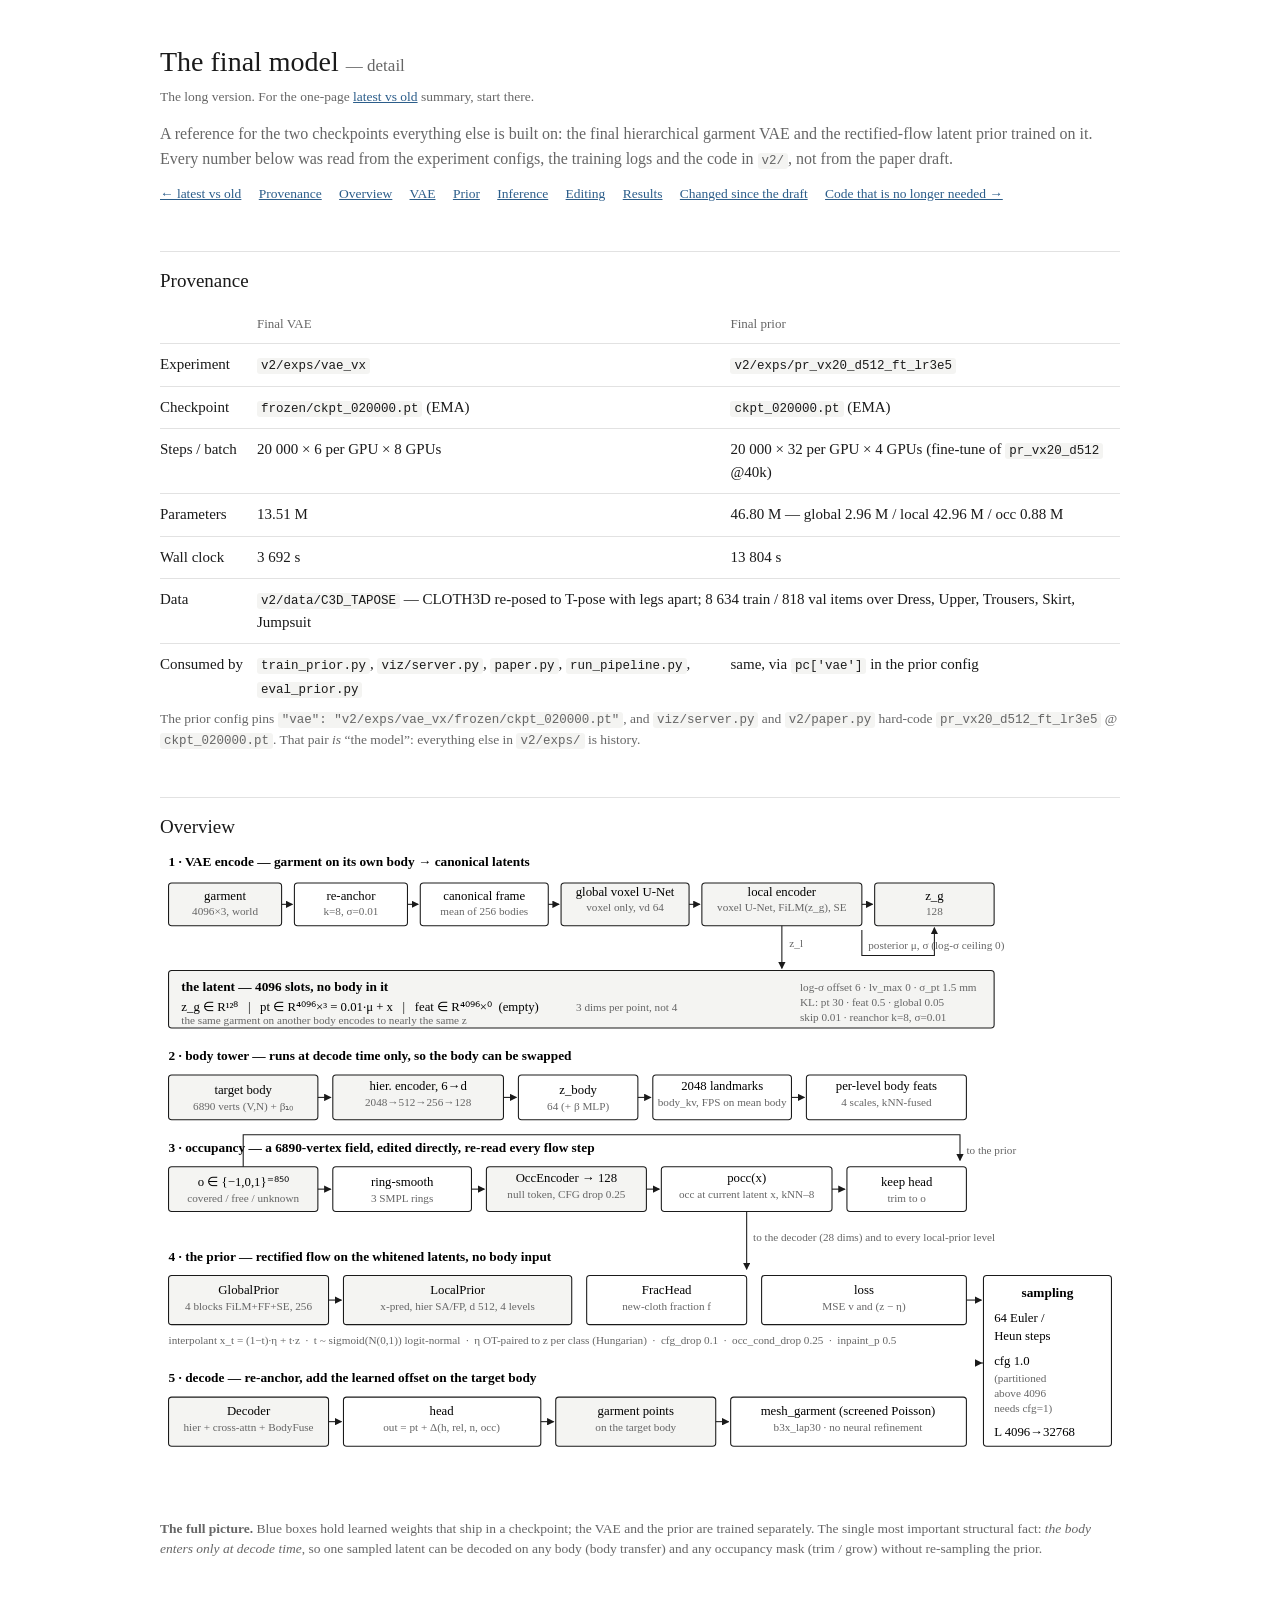
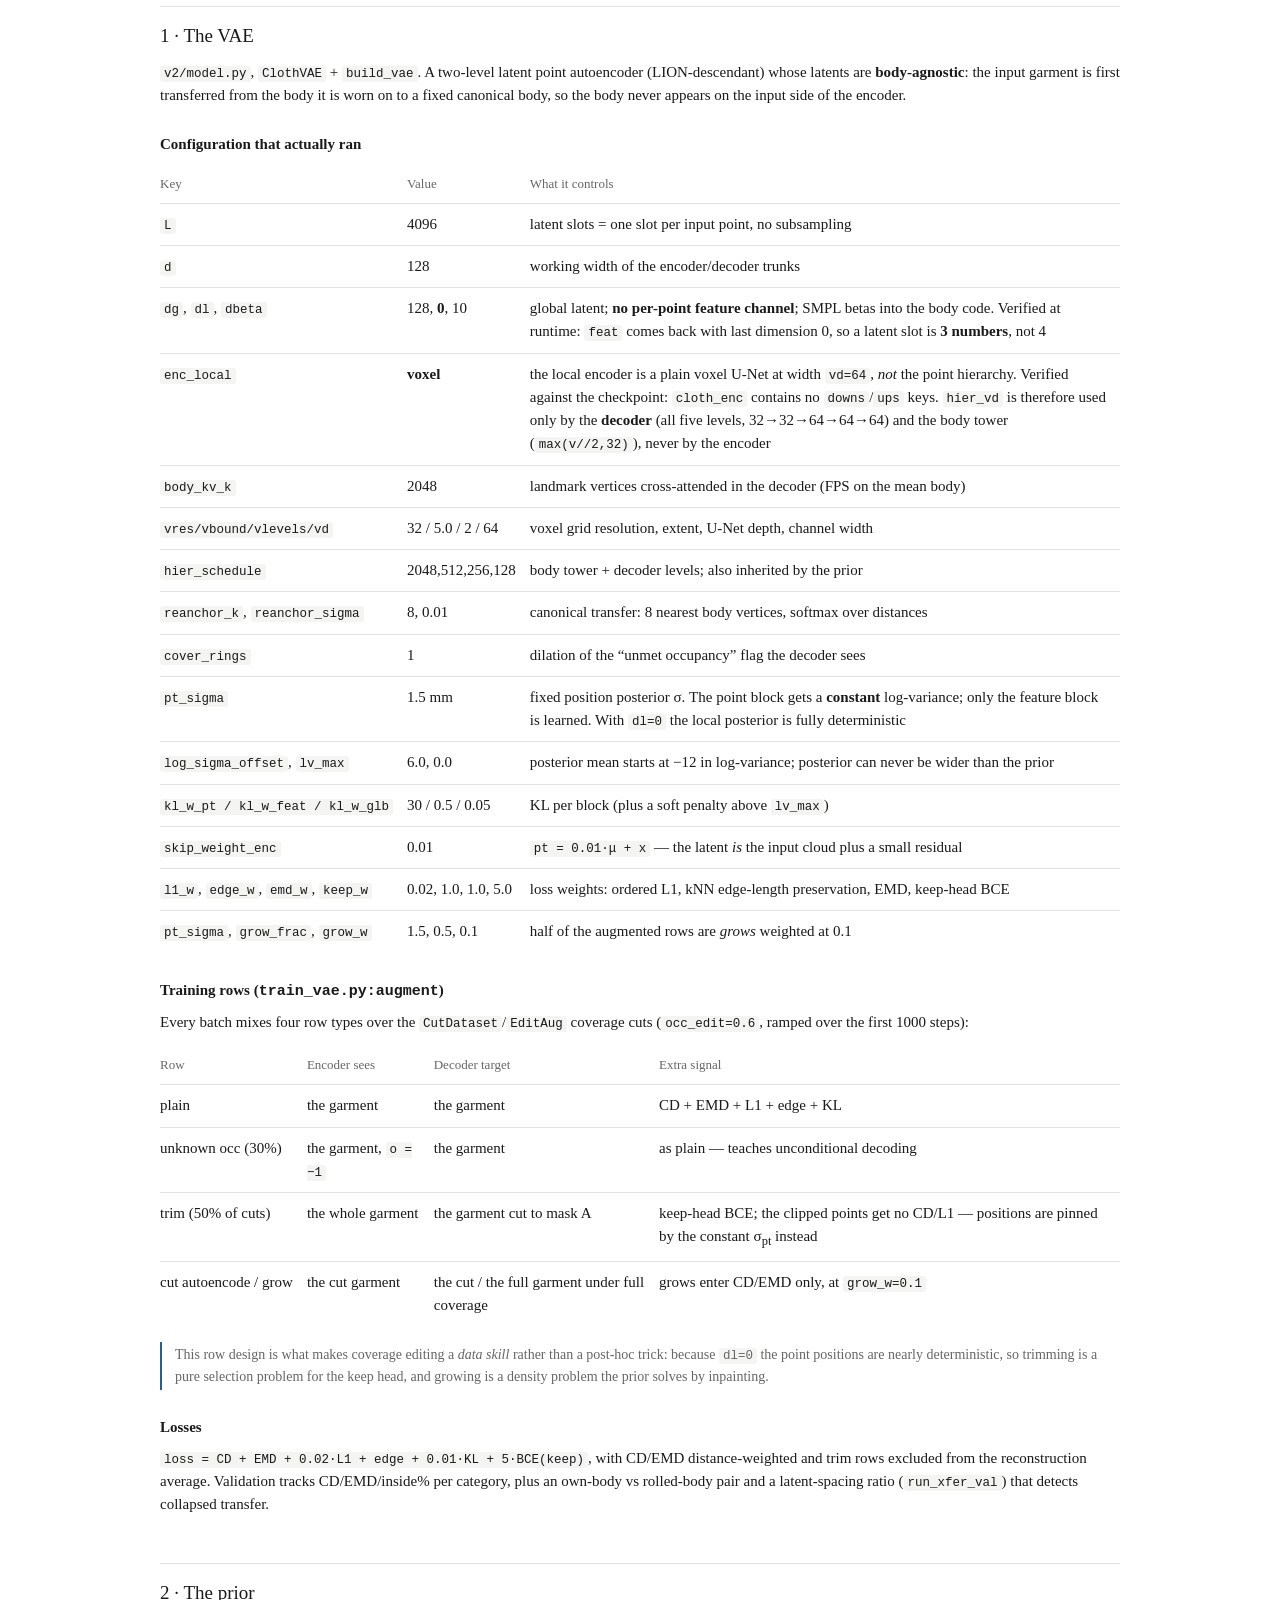
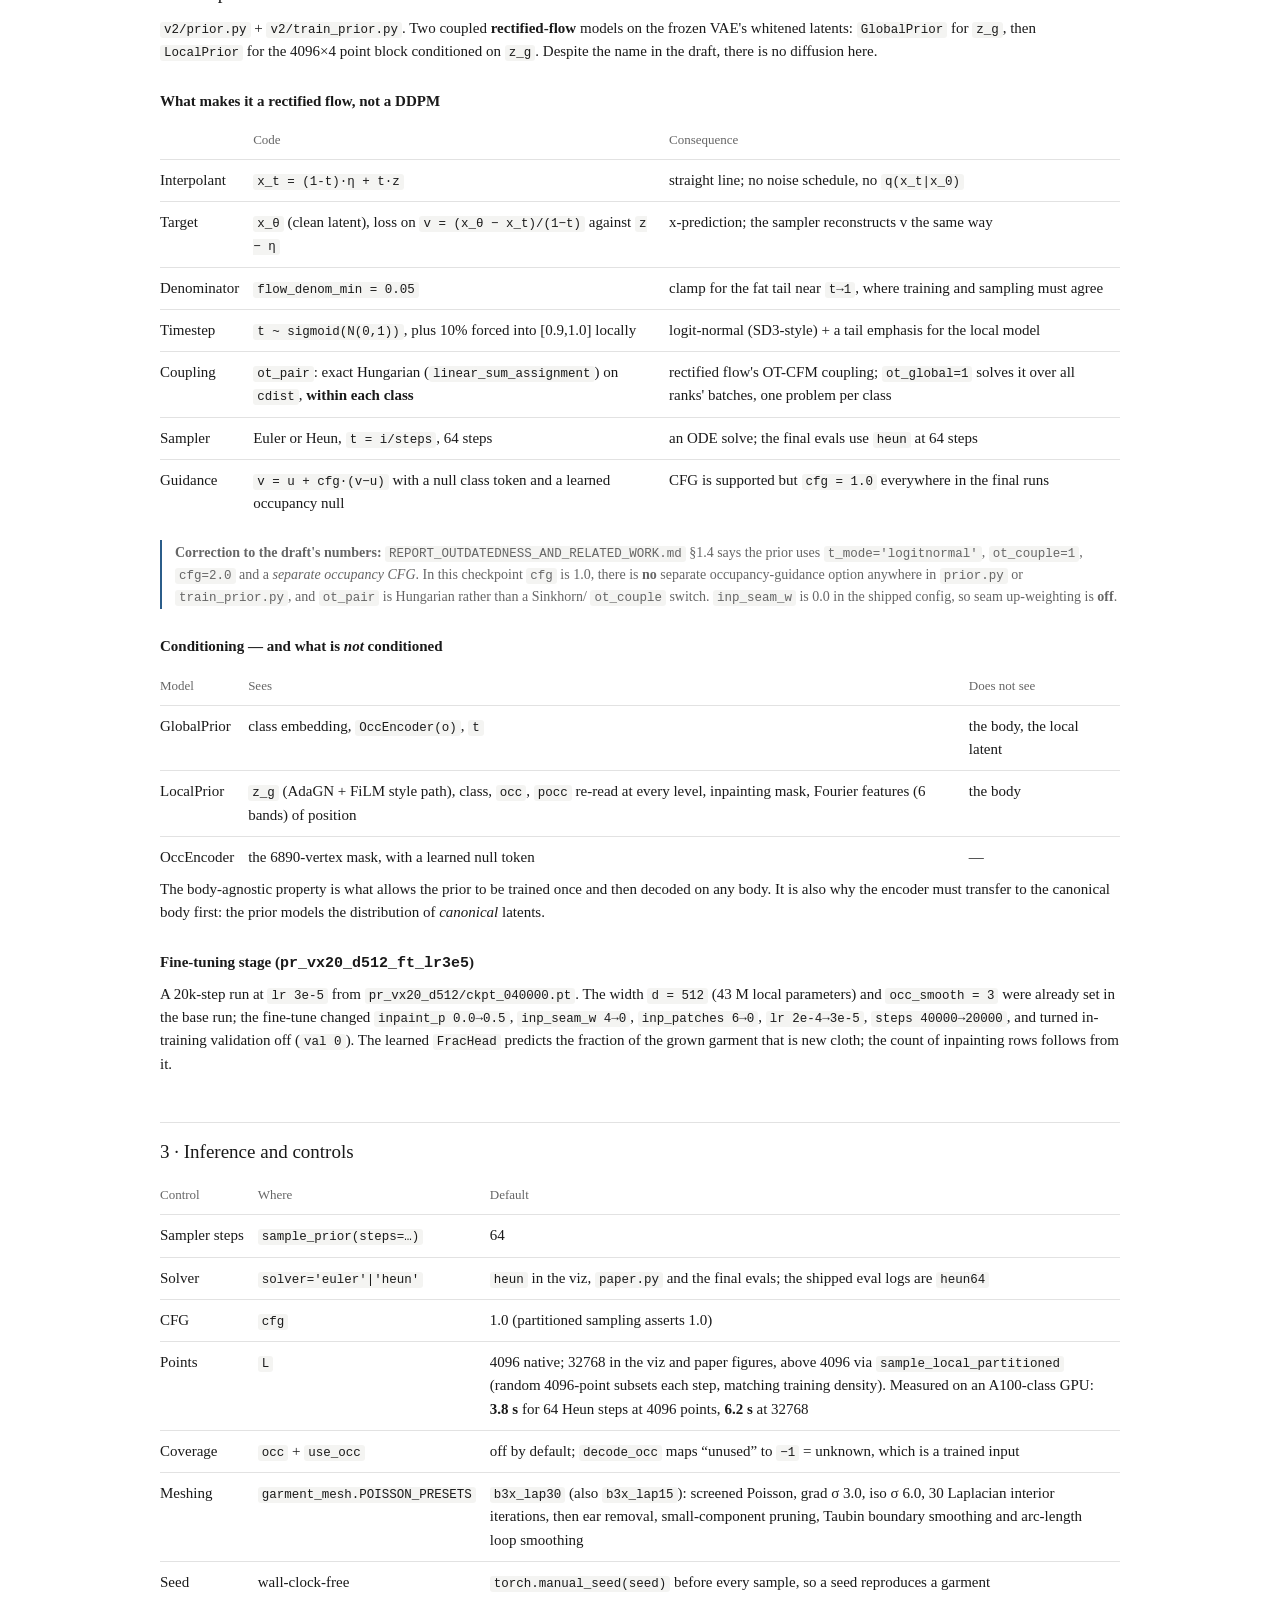
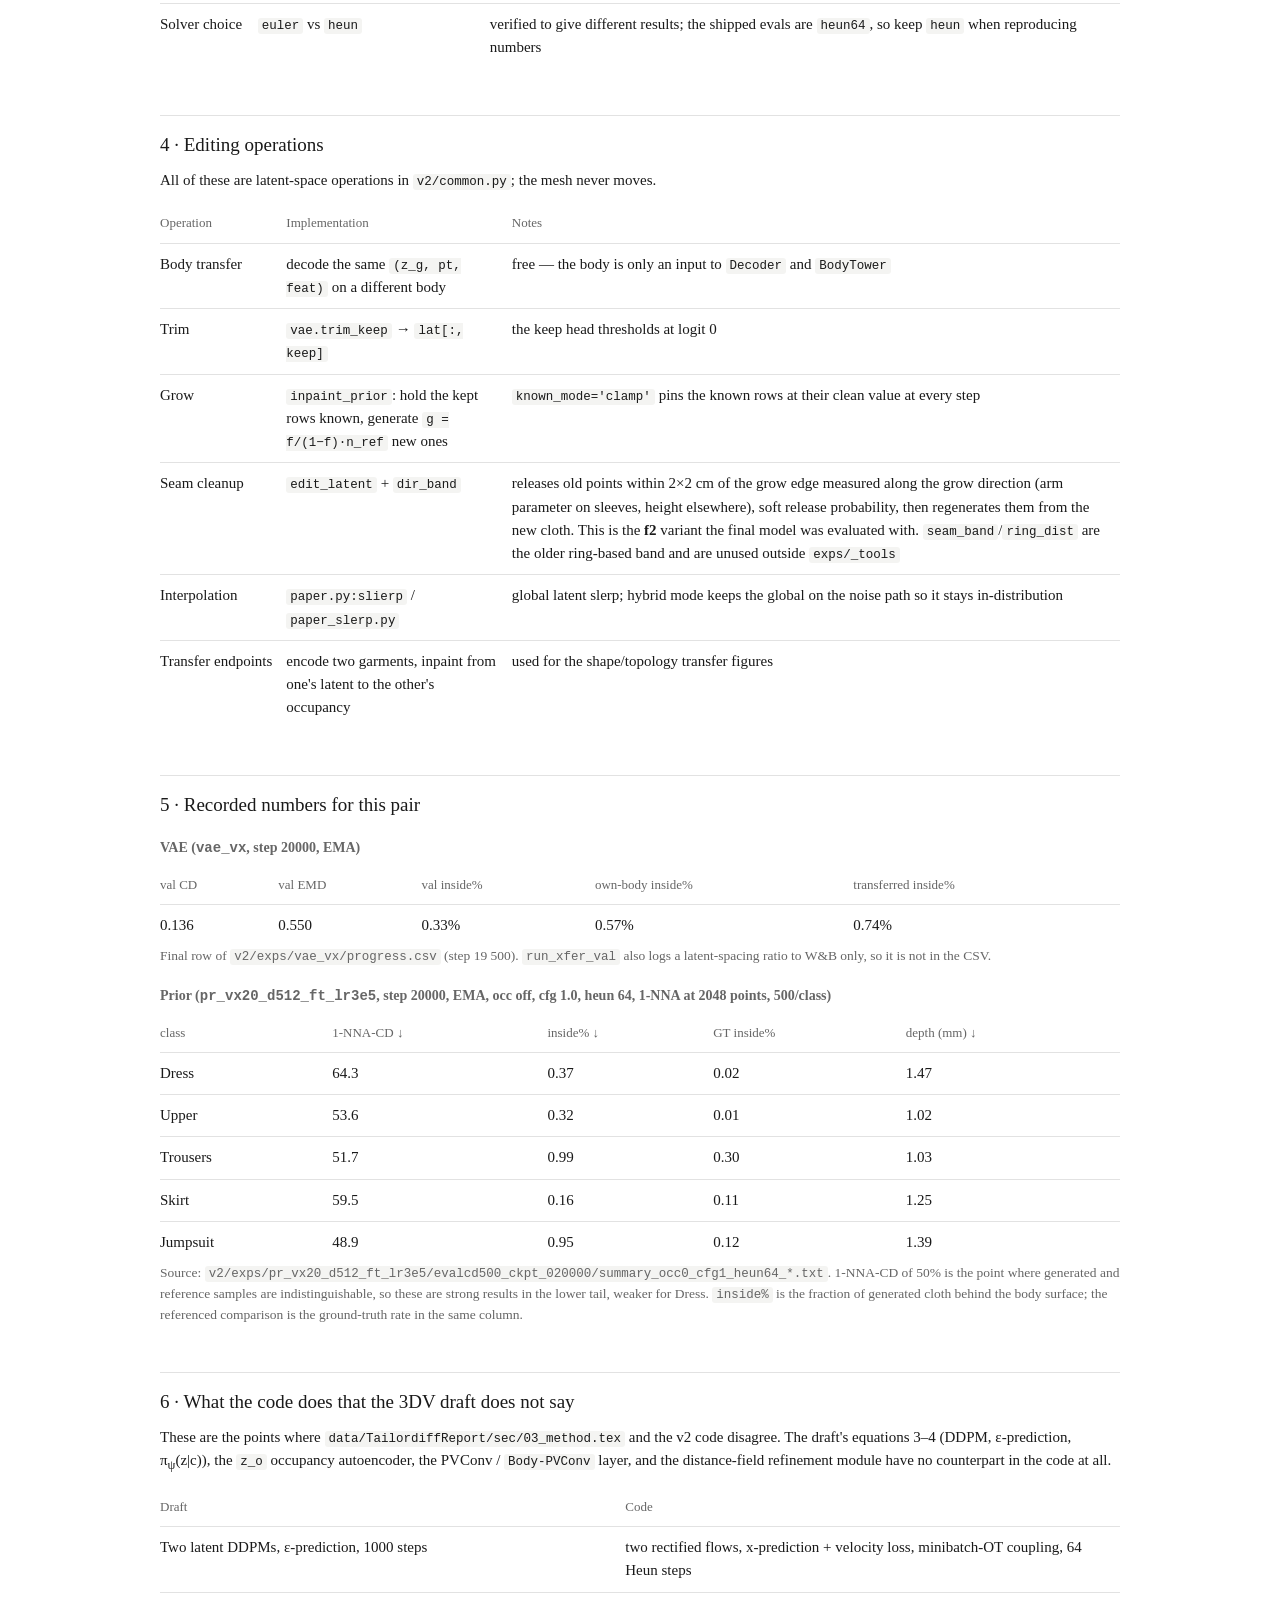
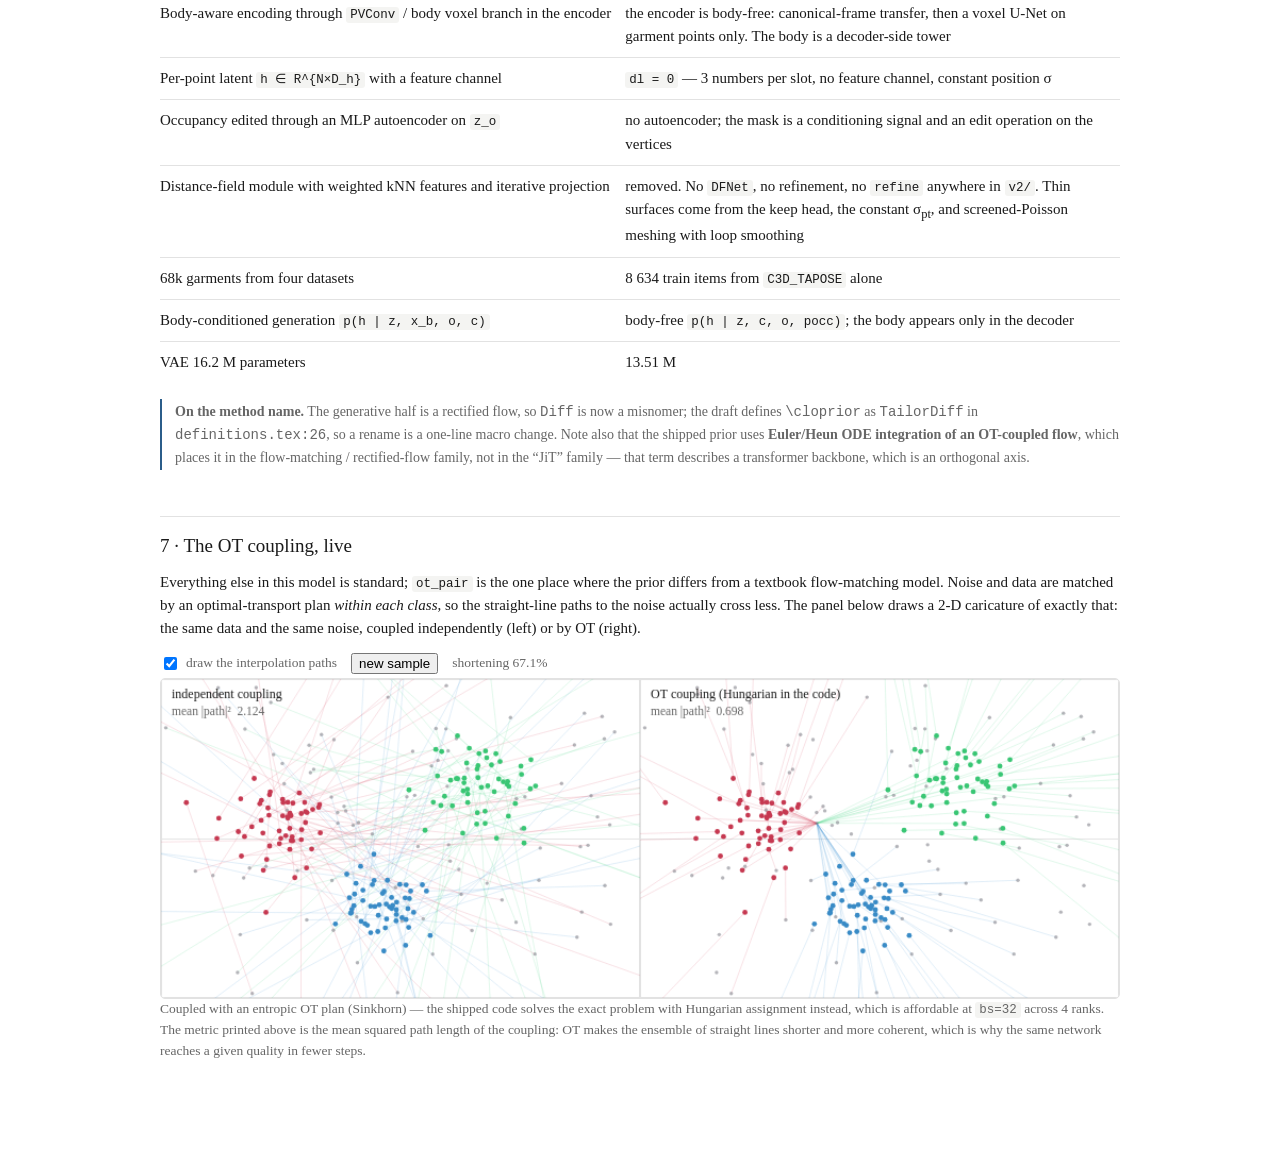
<file: tailorFlow/model.html>
<!doctype html>
<html lang="en">
<head>
<meta charset="utf-8">
<meta name="viewport" content="width=device-width, initial-scale=1">
<title>TailorFlow &mdash; the final VAE and prior (detail)</title>
<style>
:root{--bg:#fff;--fg:#1a1a1a;--mute:#666;--line:#e2e2e2;--code:#f4f4f2;--accent:#2b5d8a}
@media (prefers-color-scheme: dark){:root:not([data-theme="light"]){--bg:#151515;--fg:#e8e8e8;--mute:#999;--line:#333;--code:#202020;--accent:#8ab8e0}}
:root[data-theme="dark"]{--bg:#151515;--fg:#e8e8e8;--mute:#999;--line:#333;--code:#202020;--accent:#8ab8e0}
*{box-sizing:border-box}
body{margin:0;background:var(--bg);color:var(--fg);font:15px/1.55 Georgia,"Times New Roman",serif;padding-inline:16px;padding-block:40px 72px}
main{max-width:960px;margin:0 auto}
h1{font-size:28px;font-weight:normal;margin:0 0 6px}
h2{font-size:19px;font-weight:normal;margin:46px 0 10px;padding-top:14px;border-top:1px solid var(--line)}
h3{font-size:15px;font-weight:bold;margin:26px 0 8px}
h4{font-size:14px;font-weight:bold;margin:18px 0 6px;color:var(--mute)}
p{margin:0 0 12px}
a{color:var(--accent)}
.mute{color:var(--mute)}
.lead{font-size:16px;color:var(--mute)}
.scroll{overflow-x:auto}
table{border-collapse:collapse;width:100%;min-width:680px}
th,td{text-align:left;vertical-align:top;padding:9px 14px 9px 0;border-top:1px solid var(--line)}
th{font-weight:normal;color:var(--mute);font-size:13px;border-top:0;white-space:nowrap}
td:first-child,th:first-child{padding-left:0}
td code,p code,li code{font:12.5px/1.4 ui-monospace,SFMono-Regular,Menlo,Consolas,monospace;background:var(--code);padding:1px 4px;border-radius:3px}
td:first-child{white-space:nowrap}
ul{margin:0 0 12px;padding-left:20px}
li{margin:0 0 5px}
.fig{overflow-x:auto;margin:10px 0 6px}
.fig svg{display:block;min-width:820px;width:100%;height:auto}
.cap{color:var(--mute);font-size:13.5px;margin:0 0 26px}
.grid{display:grid;grid-template-columns:repeat(auto-fit,minmax(210px,1fr));gap:14px;margin:14px 0 20px}
.card{border:1px solid var(--line);border-radius:5px;padding:11px 13px}
.card b{font-weight:bold}
.card .n{font-size:22px}
.card .k{color:var(--mute);font-size:12.5px}
.note{border-left:2px solid var(--accent);padding:2px 0 2px 13px;margin:16px 0;color:var(--mute);font-size:14px}
.pill{display:inline-block;font-size:12px;border:1px solid var(--line);border-radius:999px;padding:1px 9px;color:var(--mute);margin-right:6px}
nav{font-size:13.5px;color:var(--mute);margin:0 0 26px}
nav a{margin-right:14px}
svg text{font-family:Georgia,serif}
svg .bx{fill:none;stroke:currentColor;stroke-width:1}
svg .bx2{fill:var(--code);stroke:currentColor;stroke-width:1}
svg .ln{fill:none;stroke:currentColor;stroke-width:1}
svg .sm{font-size:10.5px;fill:var(--mute)}
svg .md{font-size:12px}
svg .ttl{font-size:12.5px;font-weight:bold}
canvas{width:100%;height:auto;display:block;border:1px solid var(--line);border-radius:5px}
.ctl{display:flex;flex-wrap:wrap;gap:14px;align-items:center;font-size:13.5px;color:var(--mute);margin:10px 0 4px}
label{display:flex;gap:6px;align-items:center}
</style>
</head>
<body>
<main>

<h1>The final model <span class="mute" style="font-size:17px">&mdash; detail</span></h1>
<p class="mute" style="font-size:13.5px;margin:-2px 0 14px">The long version. For the one-page <a href="index.html">latest vs old</a> summary, start there.</p>
<p class="lead">A reference for the two checkpoints everything else is built on: the final hierarchical garment VAE and the
rectified-flow latent prior trained on it. Every number below was read from the experiment configs, the training logs and
the code in <code>v2/</code>, not from the paper draft.</p>

<nav>
<a href="index.html">&larr; latest vs old</a>
<a href="#provenance">Provenance</a>
<a href="#overview">Overview</a>
<a href="#vae">VAE</a>
<a href="#prior">Prior</a>
<a href="#inference">Inference</a>
<a href="#editing">Editing</a>
<a href="#results">Results</a>
<a href="#changed">Changed since the draft</a>
<a href="dead_code.html">Code that is no longer needed &rarr;</a>
</nav>

<h2 id="provenance">Provenance</h2>
<table>
<tr><th></th><th>Final VAE</th><th>Final prior</th></tr>
<tr><td>Experiment</td><td><code>v2/exps/vae_vx</code></td><td><code>v2/exps/pr_vx20_d512_ft_lr3e5</code></td></tr>
<tr><td>Checkpoint</td><td><code>frozen/ckpt_020000.pt</code> (EMA)</td><td><code>ckpt_020000.pt</code> (EMA)</td></tr>
<tr><td>Steps / batch</td><td>20 000 &times; 6 per GPU &times; 8 GPUs</td><td>20 000 &times; 32 per GPU &times; 4 GPUs (fine-tune of <code>pr_vx20_d512</code> @40k)</td></tr>
<tr><td>Parameters</td><td>13.51 M</td><td>46.80 M &mdash; global 2.96 M / local 42.96 M / occ 0.88 M</td></tr>
<tr><td>Wall clock</td><td>3 692 s</td><td>13 804 s</td></tr>
<tr><td>Data</td><td colspan="2"><code>v2/data/C3D_TAPOSE</code> &mdash; CLOTH3D re-posed to T-pose with legs apart; 8 634 train / 818 val items over
Dress, Upper, Trousers, Skirt, Jumpsuit</td></tr>
<tr><td>Consumed by</td><td><code>train_prior.py</code>, <code>viz/server.py</code>, <code>paper.py</code>, <code>run_pipeline.py</code>, <code>eval_prior.py</code></td>
<td>same, via <code>pc['vae']</code> in the prior config</td></tr>
</table>
<p class="mute" style="font-size:13.5px">The prior config pins <code>"vae": "v2/exps/vae_vx/frozen/ckpt_020000.pt"</code>, and
<code>viz/server.py</code> and <code>v2/paper.py</code> hard-code <code>pr_vx20_d512_ft_lr3e5</code> @ <code>ckpt_020000.pt</code>.
That pair <em>is</em> &ldquo;the model&rdquo;: everything else in <code>v2/exps/</code> is history.</p>

<h2 id="overview">Overview</h2>

<div class="fig">
<svg viewBox="0 0 900 620" role="img" aria-label="Full architecture of the final VAE and prior">
<defs>
<marker id="a1" viewBox="0 0 8 8" refX="7" refY="4" markerWidth="7" markerHeight="7" orient="auto"><path d="M0,0 L8,4 L0,8 z" fill="currentColor"/></marker>
</defs>

<!-- ============ VAE encode ============ -->
<text class="ttl" x="8" y="14">1 &middot; VAE encode &#8212; garment on its own body &#8594; canonical latents</text>
<rect class="bx2" x="8" y="30" width="106" height="40" rx="3"/>
<text class="md" x="61" y="46" text-anchor="middle">garment</text><text class="sm" x="61" y="60" text-anchor="middle">4096&#215;3, world</text>
<rect class="bx" x="126" y="30" width="106" height="40" rx="3"/>
<text class="md" x="179" y="46" text-anchor="middle">re-anchor</text><text class="sm" x="179" y="60" text-anchor="middle">k=8, &#963;=0.01</text>
<rect class="bx" x="244" y="30" width="120" height="40" rx="3"/>
<text class="md" x="304" y="46" text-anchor="middle">canonical frame</text><text class="sm" x="304" y="60" text-anchor="middle">mean of 256 bodies</text>
<rect class="bx2" x="376" y="30" width="120" height="40" rx="3"/>
<text class="md" x="436" y="42" text-anchor="middle">global voxel U-Net</text><text class="sm" x="436" y="56" text-anchor="middle">voxel only, vd 64</text>
<rect class="bx2" x="508" y="30" width="150" height="40" rx="3"/>
<text class="md" x="583" y="42" text-anchor="middle">local encoder</text><text class="sm" x="583" y="56" text-anchor="middle">voxel U-Net, FiLM(z_g), SE</text>
<rect class="bx2" x="670" y="30" width="112" height="40" rx="3"/>
<text class="md" x="726" y="46" text-anchor="middle">z_g</text><text class="sm" x="726" y="60" text-anchor="middle">128</text>
<path class="ln" d="M114,50 L124,50" marker-end="url(#a1)"/>
<path class="ln" d="M232,50 L242,50" marker-end="url(#a1)"/>
<path class="ln" d="M364,50 L374,50" marker-end="url(#a1)"/>
<path class="ln" d="M496,50 L506,50" marker-end="url(#a1)"/>
<path class="ln" d="M658,50 L668,50" marker-end="url(#a1)"/>
<path class="ln" d="M658,74 L658,98 L726,98 L726,72" marker-end="url(#a1)"/>
<text class="sm" x="664" y="92">posterior &#956;, &#963; (log-&#963; ceiling 0)</text>

<!-- ============ latent ============ -->
<rect class="bx2" x="8" y="112" width="774" height="54" rx="3" stroke-width="2"/>
<text class="ttl" x="20" y="131">the latent &#8212; 4096 slots, no body in it</text>
<text class="md" x="20" y="150">z_g &#8712; R&#185;&#178;&#8312; &nbsp;&nbsp;|&nbsp;&nbsp; pt &#8712; R&#8308;&#8304;&#8313;&#8310;&#215;&#179; = 0.01&#183;&#956; + x &nbsp;&nbsp;|&nbsp;&nbsp; feat &#8712; R&#8308;&#8304;&#8313;&#8310;&#215;&#8304; &nbsp;(empty)</text>
<text class="sm" x="390" y="150">3 dims per point, not 4</text>
<text class="sm" x="20" y="162">the same garment on another body encodes to nearly the same z</text>
<text class="sm" x="600" y="131">log-&#963; offset 6 &middot; lv_max 0 &middot; &#963;_pt 1.5 mm</text>
<text class="sm" x="600" y="145">KL: pt 30 &middot; feat 0.5 &middot; global 0.05</text>
<text class="sm" x="600" y="159">skip 0.01 &middot; reanchor k=8, &#963;=0.01</text>
<path class="ln" d="M583,70 L583,110" marker-end="url(#a1)"/>
<text class="sm" x="590" y="90">z_l</text>

<!-- ============ body ============ -->
<text class="ttl" x="8" y="196">2 &middot; body tower &#8212; runs at decode time only, so the body can be swapped</text>
<rect class="bx2" x="8" y="210" width="140" height="42" rx="3"/>
<text class="md" x="78" y="228" text-anchor="middle">target body</text><text class="sm" x="78" y="243" text-anchor="middle">6890 verts (V,N) + &#946;&#8321;&#8320;</text>
<rect class="bx2" x="162" y="210" width="160" height="42" rx="3"/>
<text class="md" x="242" y="224" text-anchor="middle">hier. encoder, 6&#8594;d</text><text class="sm" x="242" y="239" text-anchor="middle">2048&#8594;512&#8594;256&#8594;128</text>
<rect class="bx" x="336" y="210" width="112" height="42" rx="3"/>
<text class="md" x="392" y="228" text-anchor="middle">z_body</text><text class="sm" x="392" y="243" text-anchor="middle">64 (+ &#946; MLP)</text>
<rect class="bx" x="462" y="210" width="130" height="42" rx="3"/>
<text class="md" x="527" y="224" text-anchor="middle">2048 landmarks</text><text class="sm" x="527" y="239" text-anchor="middle">body_kv, FPS on mean body</text>
<rect class="bx" x="606" y="210" width="150" height="42" rx="3"/>
<text class="md" x="681" y="224" text-anchor="middle">per-level body feats</text><text class="sm" x="681" y="239" text-anchor="middle">4 scales, kNN-fused</text>
<path class="ln" d="M148,231 L160,231" marker-end="url(#a1)"/>
<path class="ln" d="M322,231 L334,231" marker-end="url(#a1)"/>
<path class="ln" d="M448,231 L460,231" marker-end="url(#a1)"/>
<path class="ln" d="M592,231 L604,231" marker-end="url(#a1)"/>

<!-- ============ occupancy ============ -->
<text class="ttl" x="8" y="282">3 &middot; occupancy &#8212; a 6890-vertex field, edited directly, re-read every flow step</text>
<rect class="bx2" x="8" y="296" width="140" height="42" rx="3"/>
<text class="md" x="78" y="314" text-anchor="middle">o &#8712; {&#8722;1,0,1}&#8316;&#8312;&#8309;&#8304;</text><text class="sm" x="78" y="329" text-anchor="middle">covered / free / unknown</text>
<rect class="bx" x="162" y="296" width="130" height="42" rx="3"/>
<text class="md" x="227" y="314" text-anchor="middle">ring-smooth</text><text class="sm" x="227" y="329" text-anchor="middle">3 SMPL rings</text>
<rect class="bx2" x="306" y="296" width="150" height="42" rx="3"/>
<text class="md" x="381" y="310" text-anchor="middle">OccEncoder &#8594; 128</text><text class="sm" x="381" y="325" text-anchor="middle">null token, CFG drop 0.25</text>
<rect class="bx" x="470" y="296" width="160" height="42" rx="3"/>
<text class="md" x="550" y="310" text-anchor="middle">pocc(x)</text><text class="sm" x="550" y="325" text-anchor="middle">occ at current latent x, kNN&#8211;8</text>
<rect class="bx" x="644" y="296" width="112" height="42" rx="3"/>
<text class="md" x="700" y="314" text-anchor="middle">keep head</text><text class="sm" x="700" y="329" text-anchor="middle">trim to o</text>
<path class="ln" d="M148,317 L160,317" marker-end="url(#a1)"/>
<path class="ln" d="M292,317 L304,317" marker-end="url(#a1)"/>
<path class="ln" d="M456,317 L468,317" marker-end="url(#a1)"/>
<path class="ln" d="M630,317 L642,317" marker-end="url(#a1)"/>
<path class="ln" d="M78,296 L78,266 L750,266 L750,290" marker-end="url(#a1)"/>
<text class="sm" x="756" y="284">to the prior</text>
<path class="ln" d="M550,338 L550,392" marker-end="url(#a1)"/>
<text class="sm" x="556" y="366">to the decoder (28 dims) and to every local-prior level</text>

<!-- ============ prior ============ -->
<text class="ttl" x="8" y="384">4 &middot; the prior &#8212; rectified flow on the whitened latents, no body input</text>
<rect class="bx2" x="8" y="398" width="150" height="46" rx="3"/>
<text class="md" x="83" y="415" text-anchor="middle">GlobalPrior</text><text class="sm" x="83" y="430" text-anchor="middle">4 blocks FiLM+FF+SE, 256</text>
<rect class="bx2" x="172" y="398" width="214" height="46" rx="3"/>
<text class="md" x="279" y="415" text-anchor="middle">LocalPrior</text><text class="sm" x="279" y="430" text-anchor="middle">x-pred, hier SA/FP, d 512, 4 levels</text>
<rect class="bx" x="400" y="398" width="150" height="46" rx="3"/>
<text class="md" x="475" y="415" text-anchor="middle">FracHead</text><text class="sm" x="475" y="430" text-anchor="middle">new-cloth fraction f</text>
<rect class="bx" x="564" y="398" width="192" height="46" rx="3"/>
<text class="md" x="660" y="415" text-anchor="middle">loss</text><text class="sm" x="660" y="430" text-anchor="middle">MSE v and (z &#8722; &#951;)</text>
<path class="ln" d="M158,421 L170,421" marker-end="url(#a1)"/>
<text class="sm" x="8" y="462">interpolant x_t = (1&#8722;t)&#183;&#951; + t&#183;z &nbsp;&middot;&nbsp; t ~ sigmoid(N(0,1)) logit-normal &nbsp;&middot;&nbsp; &#951; OT-paired to z per class (Hungarian) &nbsp;&middot;&nbsp; cfg_drop 0.1 &nbsp;&middot;&nbsp; occ_cond_drop 0.25 &nbsp;&middot;&nbsp; inpaint_p 0.5</text>

<!-- ============ decode ============ -->
<text class="ttl" x="8" y="498">5 &middot; decode &#8212; re-anchor, add the learned offset on the target body</text>
<rect class="bx2" x="8" y="512" width="150" height="46" rx="3"/>
<text class="md" x="83" y="529" text-anchor="middle">Decoder</text><text class="sm" x="83" y="544" text-anchor="middle">hier + cross-attn + BodyFuse</text>
<rect class="bx" x="172" y="512" width="185" height="46" rx="3"/>
<text class="md" x="264" y="529" text-anchor="middle">head</text><text class="sm" x="264" y="544" text-anchor="middle">out = pt + &#916;(h, rel, n, occ)</text>
<rect class="bx2" x="371" y="512" width="150" height="46" rx="3"/>
<text class="md" x="446" y="529" text-anchor="middle">garment points</text><text class="sm" x="446" y="544" text-anchor="middle">on the target body</text>
<rect class="bx" x="535" y="512" width="221" height="46" rx="3"/>
<text class="md" x="645" y="529" text-anchor="middle">mesh_garment (screened Poisson)</text><text class="sm" x="645" y="544" text-anchor="middle">b3x_lap30 &middot; no neural refinement</text>
<path class="ln" d="M158,535 L170,535" marker-end="url(#a1)"/>
<path class="ln" d="M357,535 L369,535" marker-end="url(#a1)"/>
<path class="ln" d="M521,535 L533,535" marker-end="url(#a1)"/>

<!-- ============ sample loop ============ -->
<rect class="bx" x="772" y="398" width="120" height="160" rx="3"/>
<text class="ttl" x="832" y="418" text-anchor="middle">sampling</text>
<text class="md" x="782" y="442">64 Euler /</text><text class="md" x="782" y="458">Heun steps</text>
<text class="md" x="782" y="482">cfg 1.0</text>
<text class="sm" x="782" y="498">(partitioned</text><text class="sm" x="782" y="512">above 4096</text><text class="sm" x="782" y="526">needs cfg=1)</text>
<text class="md" x="782" y="548">L 4096&#8594;32768</text>
<path class="ln" d="M756,421 L770,421" marker-end="url(#a1)"/>
<path class="ln" d="M772,480 L770,480 L770,480" marker-end="url(#a1)"/>
</svg>
</div>
<p class="cap"><b>The full picture.</b> Blue boxes hold learned weights that ship in a checkpoint; the VAE and the prior are
trained separately. The single most important structural fact: <em>the body enters only at decode time</em>, so one sampled
latent can be decoded on any body (body transfer) and any occupancy mask (trim / grow) without re-sampling the prior.</p>

<h2 id="vae">1 &middot; The VAE</h2>
<p><code>v2/model.py</code>, <code>ClothVAE</code> + <code>build_vae</code>. A two-level latent point autoencoder
(LION-descendant) whose latents are <b>body-agnostic</b>: the input garment is first transferred from the body it is worn on
to a fixed canonical body, so the body never appears on the input side of the encoder.</p>

<h3>Configuration that actually ran</h3>
<table>
<tr><th>Key</th><th>Value</th><th>What it controls</th></tr>
<tr><td><code>L</code></td><td>4096</td><td>latent slots = one slot per input point, no subsampling</td></tr>
<tr><td><code>d</code></td><td>128</td><td>working width of the encoder/decoder trunks</td></tr>
<tr><td><code>dg</code>, <code>dl</code>, <code>dbeta</code></td><td>128, <b>0</b>, 10</td><td>global latent; <b>no per-point feature channel</b>; SMPL betas into the body code. Verified at runtime: <code>feat</code> comes back with last dimension 0, so a latent slot is <b>3 numbers</b>, not 4</td></tr>
<tr><td><code>enc_local</code></td><td><b>voxel</b></td><td>the local encoder is a plain voxel U-Net at width <code>vd=64</code>, <em>not</em> the point hierarchy. Verified against the checkpoint: <code>cloth_enc</code> contains no <code>downs</code>/<code>ups</code> keys. <code>hier_vd</code> is therefore used only by the <b>decoder</b> (all five levels, 32&#8594;32&#8594;64&#8594;64&#8594;64) and the body tower (<code>max(v//2,32)</code>), never by the encoder</td></tr>
<tr><td><code>body_kv_k</code></td><td>2048</td><td>landmark vertices cross-attended in the decoder (FPS on the mean body)</td></tr>
<tr><td><code>vres/vbound/vlevels/vd</code></td><td>32 / 5.0 / 2 / 64</td><td>voxel grid resolution, extent, U-Net depth, channel width</td></tr>
<tr><td><code>hier_schedule</code></td><td>2048,512,256,128</td><td>body tower + decoder levels; also inherited by the prior</td></tr>
<tr><td><code>reanchor_k</code>, <code>reanchor_sigma</code></td><td>8, 0.01</td><td>canonical transfer: 8 nearest body vertices, softmax over distances</td></tr>
<tr><td><code>cover_rings</code></td><td>1</td><td>dilation of the &ldquo;unmet occupancy&rdquo; flag the decoder sees</td></tr>
<tr><td><code>pt_sigma</code></td><td>1.5 mm</td><td>fixed position posterior &sigma;. The point block gets a <b>constant</b> log-variance; only the feature block is learned. With <code>dl=0</code> the local posterior is fully deterministic</td></tr>
<tr><td><code>log_sigma_offset</code>, <code>lv_max</code></td><td>6.0, 0.0</td><td>posterior mean starts at &minus;12 in log-variance; posterior can never be wider than the prior</td></tr>
<tr><td><code>kl_w_pt / kl_w_feat / kl_w_glb</code></td><td>30 / 0.5 / 0.05</td><td>KL per block (plus a soft penalty above <code>lv_max</code>)</td></tr>
<tr><td><code>skip_weight_enc</code></td><td>0.01</td><td><code>pt = 0.01&#183;&#956; + x</code> &mdash; the latent <em>is</em> the input cloud plus a small residual</td></tr>
<tr><td><code>l1_w</code>, <code>edge_w</code>, <code>emd_w</code>, <code>keep_w</code></td><td>0.02, 1.0, 1.0, 5.0</td><td>loss weights: ordered L1, kNN edge-length preservation, EMD, keep-head BCE</td></tr>
<tr><td><code>pt_sigma</code>, <code>grow_frac</code>, <code>grow_w</code></td><td>1.5, 0.5, 0.1</td><td>half of the augmented rows are <em>grows</em> weighted at 0.1</td></tr>
</table>

<h3>Training rows (<code>train_vae.py:augment</code>)</h3>
<p>Every batch mixes four row types over the <code>CutDataset</code>/<code>EditAug</code> coverage cuts (<code>occ_edit=0.6</code>,
ramped over the first 1000 steps):</p>
<table>
<tr><th>Row</th><th>Encoder sees</th><th>Decoder target</th><th>Extra signal</th></tr>
<tr><td>plain</td><td>the garment</td><td>the garment</td><td>CD + EMD + L1 + edge + KL</td></tr>
<tr><td>unknown occ (30%)</td><td>the garment, <code>o = &minus;1</code></td><td>the garment</td><td>as plain &mdash; teaches unconditional decoding</td></tr>
<tr><td>trim (50% of cuts)</td><td>the whole garment</td><td>the garment cut to mask A</td><td>keep-head BCE; the clipped points get no CD/L1 &mdash; positions are pinned by the constant &sigma;<sub>pt</sub> instead</td></tr>
<tr><td>cut autoencode / grow</td><td>the cut garment</td><td>the cut / the full garment under full coverage</td><td>grows enter CD/EMD only, at <code>grow_w=0.1</code></td></tr>
</table>
<p class="note">This row design is what makes coverage editing a <em>data skill</em> rather than a post-hoc trick: because
<code>dl=0</code> the point positions are nearly deterministic, so trimming is a pure selection problem for the keep head, and
growing is a density problem the prior solves by inpainting.</p>

<h3>Losses</h3>
<p><code>loss = CD + EMD + 0.02&#183;L1 + edge + 0.01&#183;KL + 5&#183;BCE(keep)</code>, with CD/EMD distance-weighted and
trim rows excluded from the reconstruction average. Validation tracks CD/EMD/inside% per category, plus an own-body vs
rolled-body pair and a latent-spacing ratio (<code>run_xfer_val</code>) that detects collapsed transfer.</p>

<h2 id="prior">2 &middot; The prior</h2>
<p><code>v2/prior.py</code> + <code>v2/train_prior.py</code>. Two coupled <b>rectified-flow</b> models on the frozen VAE's
whitened latents: <code>GlobalPrior</code> for <code>z_g</code>, then <code>LocalPrior</code> for the 4096&times;4 point block
conditioned on <code>z_g</code>. Despite the name in the draft, there is no diffusion here.</p>

<h3>What makes it a rectified flow, not a DDPM</h3>
<table>
<tr><th></th><th>Code</th><th>Consequence</th></tr>
<tr><td>Interpolant</td><td><code>x_t = (1-t)&#183;&#951; + t&#183;z</code></td><td>straight line; no noise schedule, no <code>q(x_t|x_0)</code></td></tr>
<tr><td>Target</td><td><code>x_&#952;</code> (clean latent), loss on <code>v = (x_&#952; &#8722; x_t)/(1&#8722;t)</code> against <code>z &#8722; &#951;</code></td><td>x-prediction; the sampler reconstructs v the same way</td></tr>
<tr><td>Denominator</td><td><code>flow_denom_min = 0.05</code></td><td>clamp for the fat tail near <code>t&#8594;1</code>, where training and sampling must agree</td></tr>
<tr><td>Timestep</td><td><code>t ~ sigmoid(N(0,1))</code>, plus 10% forced into [0.9,1.0] locally</td><td>logit-normal (SD3-style) + a tail emphasis for the local model</td></tr>
<tr><td>Coupling</td><td><code>ot_pair</code>: exact Hungarian (<code>linear_sum_assignment</code>) on <code>cdist</code>, <b>within each class</b></td><td>rectified flow's OT-CFM coupling; <code>ot_global=1</code> solves it over all ranks' batches, one problem per class</td></tr>
<tr><td>Sampler</td><td>Euler or Heun, <code>t = i/steps</code>, 64 steps</td><td>an ODE solve; the final evals use <code>heun</code> at 64 steps</td></tr>
<tr><td>Guidance</td><td><code>v = u + cfg&#183;(v&#8722;u)</code> with a null class token and a learned occupancy null</td><td>CFG is supported but <code>cfg = 1.0</code> everywhere in the final runs</td></tr>
</table>
<p class="note"><b>Correction to the draft's numbers:</b> <code>REPORT_OUTDATEDNESS_AND_RELATED_WORK.md</code> &sect;1.4 says the
prior uses <code>t_mode='logitnormal'</code>, <code>ot_couple=1</code>, <code>cfg=2.0</code> and a <em>separate occupancy CFG</em>.
In this checkpoint <code>cfg</code> is 1.0, there is <b>no</b> separate occupancy-guidance option anywhere in
<code>prior.py</code> or <code>train_prior.py</code>, and <code>ot_pair</code> is Hungarian rather than a Sinkhorn/
<code>ot_couple</code> switch. <code>inp_seam_w</code> is 0.0 in the shipped config, so seam up-weighting is <b>off</b>.</p>

<h3>Conditioning &mdash; and what is <em>not</em> conditioned</h3>
<table>
<tr><th>Model</th><th>Sees</th><th>Does not see</th></tr>
<tr><td>GlobalPrior</td><td>class embedding, <code>OccEncoder(o)</code>, <code>t</code></td><td>the body, the local latent</td></tr>
<tr><td>LocalPrior</td><td><code>z_g</code> (AdaGN + FiLM style path), class, <code>occ</code>, <code>pocc</code> re-read at every level, inpainting mask, Fourier features (6 bands) of position</td><td>the body</td></tr>
<tr><td>OccEncoder</td><td>the 6890-vertex mask, with a learned null token</td><td>&mdash;</td></tr>
</table>
<p>The body-agnostic property is what allows the prior to be trained once and then decoded on any body. It is also why the
encoder must transfer to the canonical body first: the prior models the distribution of <em>canonical</em> latents.</p>

<h3>Fine-tuning stage (<code>pr_vx20_d512_ft_lr3e5</code>)</h3>
<p>A 20k-step run at <code>lr 3e-5</code> from <code>pr_vx20_d512/ckpt_040000.pt</code>. The width <code>d = 512</code>
(43 M local parameters) and <code>occ_smooth = 3</code> were already set in the base run; the fine-tune changed
<code>inpaint_p 0.0&#8594;0.5</code>, <code>inp_seam_w 4&#8594;0</code>, <code>inp_patches 6&#8594;0</code>,
<code>lr 2e-4&#8594;3e-5</code>, <code>steps 40000&#8594;20000</code>, and turned in-training validation off
(<code>val 0</code>). The learned <code>FracHead</code> predicts the fraction of the grown garment that is new cloth; the
count of inpainting rows follows from it.</p>

<h2 id="inference">3 &middot; Inference and controls</h2>
<table>
<tr><th>Control</th><th>Where</th><th>Default</th></tr>
<tr><td>Sampler steps</td><td><code>sample_prior(steps=…)</code></td><td>64</td></tr>
<tr><td>Solver</td><td><code>solver='euler'|'heun'</code></td><td><code>heun</code> in the viz, <code>paper.py</code> and the final evals; the shipped eval logs are <code>heun64</code></td></tr>
<tr><td>CFG</td><td><code>cfg</code></td><td>1.0 (partitioned sampling asserts 1.0)</td></tr>
<tr><td>Points</td><td><code>L</code></td><td>4096 native; 32768 in the viz and paper figures, above 4096 via <code>sample_local_partitioned</code> (random 4096-point subsets each step, matching training density). Measured on an A100-class GPU: <b>3.8 s</b> for 64 Heun steps at 4096 points, <b>6.2 s</b> at 32768</td></tr>
<tr><td>Coverage</td><td><code>occ</code> + <code>use_occ</code></td><td>off by default; <code>decode_occ</code> maps &ldquo;unused&rdquo; to <code>&minus;1</code> = unknown, which is a trained input</td></tr>
<tr><td>Meshing</td><td><code>garment_mesh.POISSON_PRESETS</code></td><td><code>b3x_lap30</code> (also <code>b3x_lap15</code>): screened Poisson, grad &sigma; 3.0, iso &sigma; 6.0, 30 Laplacian interior iterations, then ear removal, small-component pruning, Taubin boundary smoothing and arc-length loop smoothing</td></tr>
<tr><td>Seed</td><td>wall-clock-free</td><td><code>torch.manual_seed(seed)</code> before every sample, so a seed reproduces a garment</td></tr>
<tr><td>Solver choice</td><td><code>euler</code> vs <code>heun</code></td><td>verified to give different results; the shipped evals are <code>heun64</code>, so keep <code>heun</code> when reproducing numbers</td></tr>
</table>

<h2 id="editing">4 &middot; Editing operations</h2>
<p>All of these are latent-space operations in <code>v2/common.py</code>; the mesh never moves.</p>
<table>
<tr><th>Operation</th><th>Implementation</th><th>Notes</th></tr>
<tr><td>Body transfer</td><td>decode the same <code>(z_g, pt, feat)</code> on a different body</td><td>free &mdash; the body is only an input to <code>Decoder</code> and <code>BodyTower</code></td></tr>
<tr><td>Trim</td><td><code>vae.trim_keep</code> &rarr; <code>lat[:, keep]</code></td><td>the keep head thresholds at logit 0</td></tr>
<tr><td>Grow</td><td><code>inpaint_prior</code>: hold the kept rows known, generate <code>g = f/(1&#8722;f)&#183;n_ref</code> new ones</td><td><code>known_mode='clamp'</code> pins the known rows at their clean value at every step</td></tr>
<tr><td>Seam cleanup</td><td><code>edit_latent</code> + <code>dir_band</code></td><td>releases old points within 2&times;2 cm of the grow edge measured along the grow direction (arm parameter on sleeves, height elsewhere), soft release probability, then regenerates them from the new cloth. This is the <b>f2</b> variant the final model was evaluated with. <code>seam_band</code>/<code>ring_dist</code> are the older ring-based band and are unused outside <code>exps/_tools</code></td></tr>
<tr><td>Interpolation</td><td><code>paper.py:slierp</code> / <code>paper_slerp.py</code></td><td>global latent slerp; hybrid mode keeps the global on the noise path so it stays in-distribution</td></tr>
<tr><td>Transfer endpoints</td><td>encode two garments, inpaint from one's latent to the other's occupancy</td><td>used for the shape/topology transfer figures</td></tr>
</table>

<h2 id="results">5 &middot; Recorded numbers for this pair</h2>
<h4>VAE (<code>vae_vx</code>, step 20000, EMA)</h4>
<table>
<tr><th>val CD</th><th>val EMD</th><th>val inside%</th><th>own-body inside%</th><th>transferred inside%</th></tr>
<tr><td>0.136</td><td>0.550</td><td>0.33%</td><td>0.57%</td><td>0.74%</td></tr>
</table>
<p class="mute" style="font-size:13.5px">Final row of <code>v2/exps/vae_vx/progress.csv</code> (step 19 500).
<code>run_xfer_val</code> also logs a latent-spacing ratio to W&amp;B only, so it is not in the CSV.</p>
<h4>Prior (<code>pr_vx20_d512_ft_lr3e5</code>, step 20000, EMA, occ off, cfg 1.0, heun 64, 1-NNA at 2048 points, 500/class)</h4>
<table>
<tr><th>class</th><th>1-NNA-CD &darr;</th><th>inside% &darr;</th><th>GT inside%</th><th>depth (mm) &darr;</th></tr>
<tr><td>Dress</td><td>64.3</td><td>0.37</td><td>0.02</td><td>1.47</td></tr>
<tr><td>Upper</td><td>53.6</td><td>0.32</td><td>0.01</td><td>1.02</td></tr>
<tr><td>Trousers</td><td>51.7</td><td>0.99</td><td>0.30</td><td>1.03</td></tr>
<tr><td>Skirt</td><td>59.5</td><td>0.16</td><td>0.11</td><td>1.25</td></tr>
<tr><td>Jumpsuit</td><td>48.9</td><td>0.95</td><td>0.12</td><td>1.39</td></tr>
</table>
<p class="mute" style="font-size:13.5px">Source: <code>v2/exps/pr_vx20_d512_ft_lr3e5/evalcd500_ckpt_020000/summary_occ0_cfg1_heun64_*.txt</code>.
1-NNA-CD of 50% is the point where generated and reference samples are indistinguishable, so these are strong results in the
lower tail, weaker for Dress. <code>inside%</code> is the fraction of generated cloth behind the body surface; the referenced
comparison is the ground-truth rate in the same column.</p>

<h2 id="changed">6 &middot; What the code does that the 3DV draft does not say</h2>
<p>These are the points where <code>data/TailordiffReport/sec/03_method.tex</code> and the v2 code disagree. The draft's
equations 3&ndash;4 (DDPM, &epsilon;-prediction, &pi;<sub>&#968;</sub>(z|c)), the <code>z_o</code> occupancy autoencoder, the
PVConv / <code>Body-PVConv</code> layer, and the distance-field refinement module have no counterpart in the code at all.</p>
<table>
<tr><th>Draft</th><th>Code</th></tr>
<tr><td>Two latent DDPMs, &epsilon;-prediction, 1000 steps</td><td>two rectified flows, x-prediction + velocity loss, minibatch-OT coupling, 64 Heun steps</td></tr>
<tr><td>Body-aware encoding through <code>PVConv</code> / body voxel branch in the encoder</td><td>the encoder is body-free: canonical-frame transfer, then a voxel U-Net on garment points only. The body is a decoder-side tower</td></tr>
<tr><td>Per-point latent <code>h &#8712; R^{N&times;D_h}</code> with a feature channel</td><td><code>dl = 0</code> &mdash; 3 numbers per slot, no feature channel, constant position &sigma;</td></tr>
<tr><td>Occupancy edited through an MLP autoencoder on <code>z_o</code></td><td>no autoencoder; the mask is a conditioning signal and an edit operation on the vertices</td></tr>
<tr><td>Distance-field module with weighted kNN features and iterative projection</td><td>removed. No <code>DFNet</code>, no refinement, no <code>refine</code> anywhere in <code>v2/</code>. Thin surfaces come from the keep head, the constant &sigma;<sub>pt</sub>, and screened-Poisson meshing with loop smoothing</td></tr>
<tr><td>68k garments from four datasets</td><td>8 634 train items from <code>C3D_TAPOSE</code> alone</td></tr>
<tr><td>Body-conditioned generation <code>p(h | z, x_b, o, c)</code></td><td>body-free <code>p(h | z, c, o, pocc)</code>; the body appears only in the decoder</td></tr>
<tr><td>VAE 16.2 M parameters</td><td>13.51 M</td></tr>
</table>
<div class="note">
<b>On the method name.</b> The generative half is a rectified flow, so <code>Diff</code> is now a misnomer; the draft defines
<code>\cloprior</code> as <code>TailorDiff</code> in <code>definitions.tex:26</code>, so a rename is a one-line macro change.
Note also that the shipped prior uses <b>Euler/Heun ODE integration of an OT-coupled flow</b>, which places it in the
flow-matching / rectified-flow family, not in the &ldquo;JiT&rdquo; family &mdash; that term describes a transformer backbone,
which is an orthogonal axis.
</div>

<h2 id="interactive">7 &middot; The OT coupling, live</h2>
<p>Everything else in this model is standard; <code>ot_pair</code> is the one place where the prior differs from a textbook
flow-matching model. Noise and data are matched by an optimal-transport plan <em>within each class</em>, so the straight-line
paths to the noise actually cross less. The panel below draws a 2-D caricature of exactly that: the same data and the same
noise, coupled independently (left) or by OT (right).</p>
<div class="ctl">
<label><input type="checkbox" id="showpaths" checked> draw the interpolation paths</label>
<button id="redraw">new sample</button>
<span id="stat"></span>
</div>
<canvas id="cv" width="900" height="300"></canvas>
<p class="cap">Coupled with an entropic OT plan (Sinkhorn) &mdash; the shipped code solves the exact problem with Hungarian
assignment instead, which is affordable at <code>bs=32</code> across 4 ranks. The metric printed above is the mean squared
path length of the coupling: OT makes the ensemble of straight lines shorter and more coherent, which is why the same
network reaches a given quality in fewer steps.</p>

<script>
(function(){
  var cv=document.getElementById('cv'), g=cv.getContext('2d'), stat=document.getElementById('stat'),
      cb=document.getElementById('showpaths'), btn=document.getElementById('redraw');
  var N=160, W=cv.width, H=cv.height, half=W/2;
  var css=getComputedStyle(document.body);
  function sampleData(rng){
    // 3 gaussian blobs (a stand-in for "classes" / modes of the latent distribution)
    var modes=[[-0.62,0.10],[-0.10,-0.34],[0.42,0.28]], out=[], s=[0.13,0.10,0.15];
    for(var i=0;i<N;i++){
      var m=modes[i%3], k=s[i%3], u=0, v=0;
      while(u===0) u=rng(); while(v===0) v=rng();
      var r=Math.sqrt(-2*Math.log(u)), th=2*Math.PI*v;
      out.push([m[0]+k*r*Math.cos(th), m[1]+k*r*Math.sin(th)]);
    }
    return out;
  }
  function sampleNoise(rng){
    var out=[];
    for(var i=0;i<N;i++){
      var u=0,v=0; while(u===0)u=rng(); while(v===0)v=rng();
      var r=Math.sqrt(-2*Math.log(u)), th=2*Math.PI*v;
      out.push([0.92*r*Math.cos(th), 0.92*r*Math.sin(th)]);
    }
    return out;
  }
  function sinkhorn(A,B,eps,iters){
    // cost = squared distance; entropic OT plan; returns target index per source index
    var n=A.length, m=B.length, C=[], i, j, k;
    for(i=0;i<n;i++){ C.push(new Float64Array(m));
      for(j=0;j<m;j++){ var dx=A[i][0]-B[j][0], dy=A[i][1]-B[j][1]; C[i][j]=(dx*dx+dy*dy); } }
    var K=new Float64Array(n*m);
    for(i=0;i<n;i++) for(j=0;j<m;j++) K[i*m+j]=Math.exp(-C[i][j]/eps);
    var u=new Float64Array(n).fill(1), v=new Float64Array(m).fill(1);
    var a=new Float64Array(n).fill(1/n), b=new Float64Array(m).fill(1/m);
    for(k=0;k<iters;k++){
      for(j=0;j<m;j++){ var s1=0; for(i=0;i<n;i++) s1+=u[i]*K[i*m+j]; v[j]=s1>0?b[j]/s1:0; }
      for(i=0;i<n;i++){ var s2=0; for(j=0;j<m;j++) s2+=v[j]*K[i*m+j]; u[i]=s2>0?a[i]/s2:0; }
    }
    var assign=new Int32Array(n), used=new Uint8Array(m).fill(0);
    // greedy on the transport plan scaled by the marginals (P = diag(u) K diag(v))
    var cand=[];
    for(i=0;i<n;i++) for(j=0;j<m;j++) cand.push([u[i]*K[i*m+j]*v[j], i, j]);
    cand.sort(function(p,q){return q[0]-p[0];});
    for(k=0;k<cand.length;k++){ var t=cand[k]; if(used[t[2]]) continue; assign[t[1]]=t[2]; used[t[2]]=1; }
    for(i=0;i<n;i++) if(!assign[i]){ for(j=0;j<m;j++) if(!used[j]){ assign[i]=j; used[j]=1; break; } }
    return assign;
  }
  var seed=1;
  function rng(){ seed=(seed*1664525+1013904223)>>>0; return seed/4294967296; }
  function fit(pts, x0){
    var sc=180, ox=x0+half/2, oy=H/2;
    return [ox+pts[0]*sc, oy-pts[1]*sc];
  }
  function drawSide(data, noise, assign, x0, label, mse){
    var i;
    g.save(); g.beginPath(); g.rect(x0,0,half,H); g.clip();
    g.strokeStyle=css.getPropertyValue('--line'); g.lineWidth=1;
    g.strokeRect(x0+0.5,0.5,half-1,H-1);
    // data axes
    g.strokeStyle=css.getPropertyValue('--line');
    g.beginPath(); g.moveTo(x0, H/2+0.5); g.lineTo(x0+half, H/2+0.5); g.stroke();
    if(cb.checked){
      g.lineWidth=1;
      for(i=0;i<data.length;i++){
        var p=fit(data[i],x0), q=fit(noise[assign?assign[i]:i],x0);
        // colour by which mode the data point came from
        var hue=[350,205,145][i%3];
        g.strokeStyle='hsla('+hue+',60%,55%,0.16)';
        g.beginPath(); g.moveTo(q[0],q[1]); g.lineTo(p[0],p[1]); g.stroke();
      }
    }
    for(i=0;i<noise.length;i++){ var q=fit(noise[i],x0);
      g.fillStyle='rgba(120,120,130,0.55)'; g.beginPath(); g.arc(q[0],q[1],1.7,0,6.2832); g.fill(); }
    for(i=0;i<data.length;i++){ var p=fit(data[i],x0);
      var hue=[350,205,145][i%3];
      g.fillStyle='hsl('+hue+',55%,50%)'; g.beginPath(); g.arc(p[0],p[1],2.4,0,6.2832); g.fill(); }
    g.fillStyle=css.getPropertyValue('--fg');
    g.font='12px Georgia,serif';
    g.fillText(label, x0+10, 18);
    g.fillStyle=css.getPropertyValue('--mute');
    g.font='11.5px Georgia,serif';
    g.fillText('mean |path|\u00b2  '+mse.toFixed(3), x0+10, 34);
    g.restore();
  }
  function lengths(data, noise, assign){
    var s=0;
    for(var i=0;i<data.length;i++){ var q=noise[assign?assign[i]:i];
      var dx=data[i][0]-q[0], dy=data[i][1]-q[1]; s+=dx*dx+dy*dy; }
    return s/data.length;
  }
  function run(){
    seed=Math.floor(Math.random()*1e9)+1;
    var data=sampleData(rng), noise=sampleNoise(rng);
    var assign=sinkhorn(data, noise, 0.05, 60);
    var m1=lengths(data,noise,null), m2=lengths(data,noise,assign);
    g.clearRect(0,0,W,H);
    drawSide(data, noise, null,   0,    'independent coupling', m1);
    drawSide(data, noise, assign, half, 'OT coupling (Hungarian in the code)', m2);
    stat.textContent = 'shortening '+((1-m2/m1)*100).toFixed(1)+'%';
  }
  cb.addEventListener('change', run); btn.addEventListener('click', run);
  window.addEventListener('resize', run);
  run();
})();
</script>

</main>
</body>
</html>
</file>
<file: style.css>
:root {
  color-scheme: light dark;
  --fg: #1a1a1a;
  --bg: #ffffff;
  --muted: #5a5a5a;
  --border: #e0e0e0;
  --accent: #2b6cb0;
  --stripe: rgba(0,0,0,0.03);
}
@media (prefers-color-scheme: dark) {
  :root {
    --fg: #e8e8e8;
    --bg: #14161a;
    --muted: #a3a3a3;
    --border: #2c2f36;
    --accent: #7db0ea;
    --stripe: rgba(255,255,255,0.04);
  }
}

* { box-sizing: border-box; }

body {
  font-family: -apple-system, "Segoe UI", Roboto, Helvetica, Arial, sans-serif;
  color: var(--fg);
  background: var(--bg);
  max-width: 860px;
  margin: 0 auto;
  padding: 3rem 1.5rem 5rem;
  line-height: 1.6;
  font-size: 16px;
}

h1 {
  font-size: 1.75rem;
  margin-bottom: 0.3rem;
  letter-spacing: -0.01em;
}
.subtitle {
  color: var(--muted);
  margin-top: 0;
  margin-bottom: 1.5rem;
  font-size: 1.05rem;
}

nav {
  display: flex;
  flex-wrap: wrap;
  gap: 0.5rem 1.25rem;
  padding: 0.9rem 0;
  margin-bottom: 2.5rem;
  border-top: 1px solid var(--border);
  border-bottom: 1px solid var(--border);
  font-size: 0.9rem;
}
nav a {
  color: var(--muted);
  text-decoration: none;
}
nav a:hover { color: var(--accent); }

section { margin-bottom: 4rem; }
section:last-of-type { margin-bottom: 2rem; }

h2 {
  font-size: 1.3rem;
  margin-bottom: 1rem;
  scroll-margin-top: 1.5rem;
}
h2 .num {
  color: var(--accent);
  margin-right: 0.5rem;
}

h3 {
  font-size: 1rem;
  margin: 0 0 0.5rem;
  font-weight: 600;
}

p { margin: 0.75rem 0; }
.caption { color: var(--muted); font-size: 0.92rem; }

table {
  border-collapse: collapse;
  width: 100%;
  margin: 1rem 0;
  font-size: 0.9rem;
}
th, td {
  border-bottom: 1px solid var(--border);
  padding: 0.55rem 0.7rem;
  text-align: right;
}
th:first-child, td:first-child { text-align: left; }
th { font-weight: 600; border-bottom: 2px solid var(--border); }
tr:nth-child(even) td { background: var(--stripe); }

.table-wrap { overflow-x: auto; }

video {
  max-width: 100%;
  width: 100%;
  display: block;
  border-radius: 4px;
  margin-top: 0.5rem;
  background: #000;
}

.video-block { margin: 1.75rem 0; }

.subsection { margin-top: 1.75rem; }

footer {
  margin-top: 3rem;
  padding-top: 1.5rem;
  border-top: 1px solid var(--border);
  color: var(--muted);
  font-size: 0.85rem;
}
</file>
